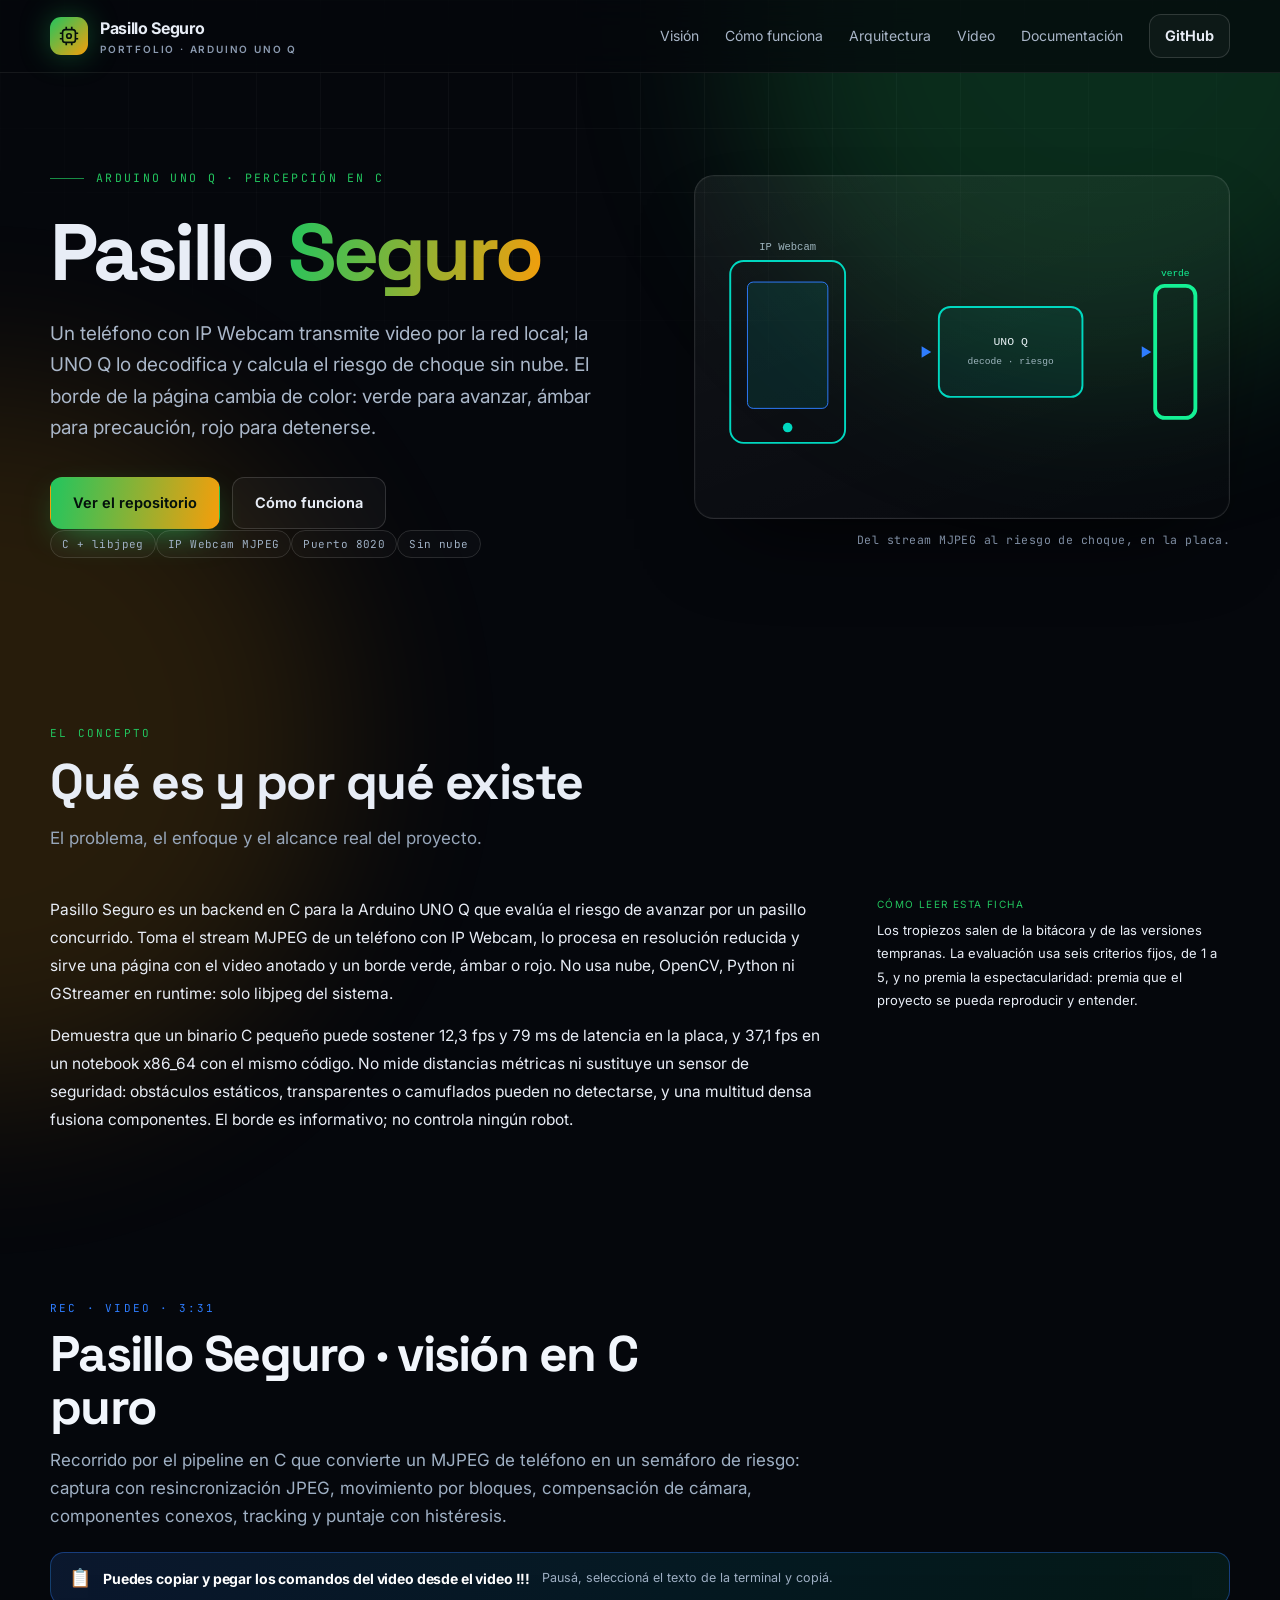
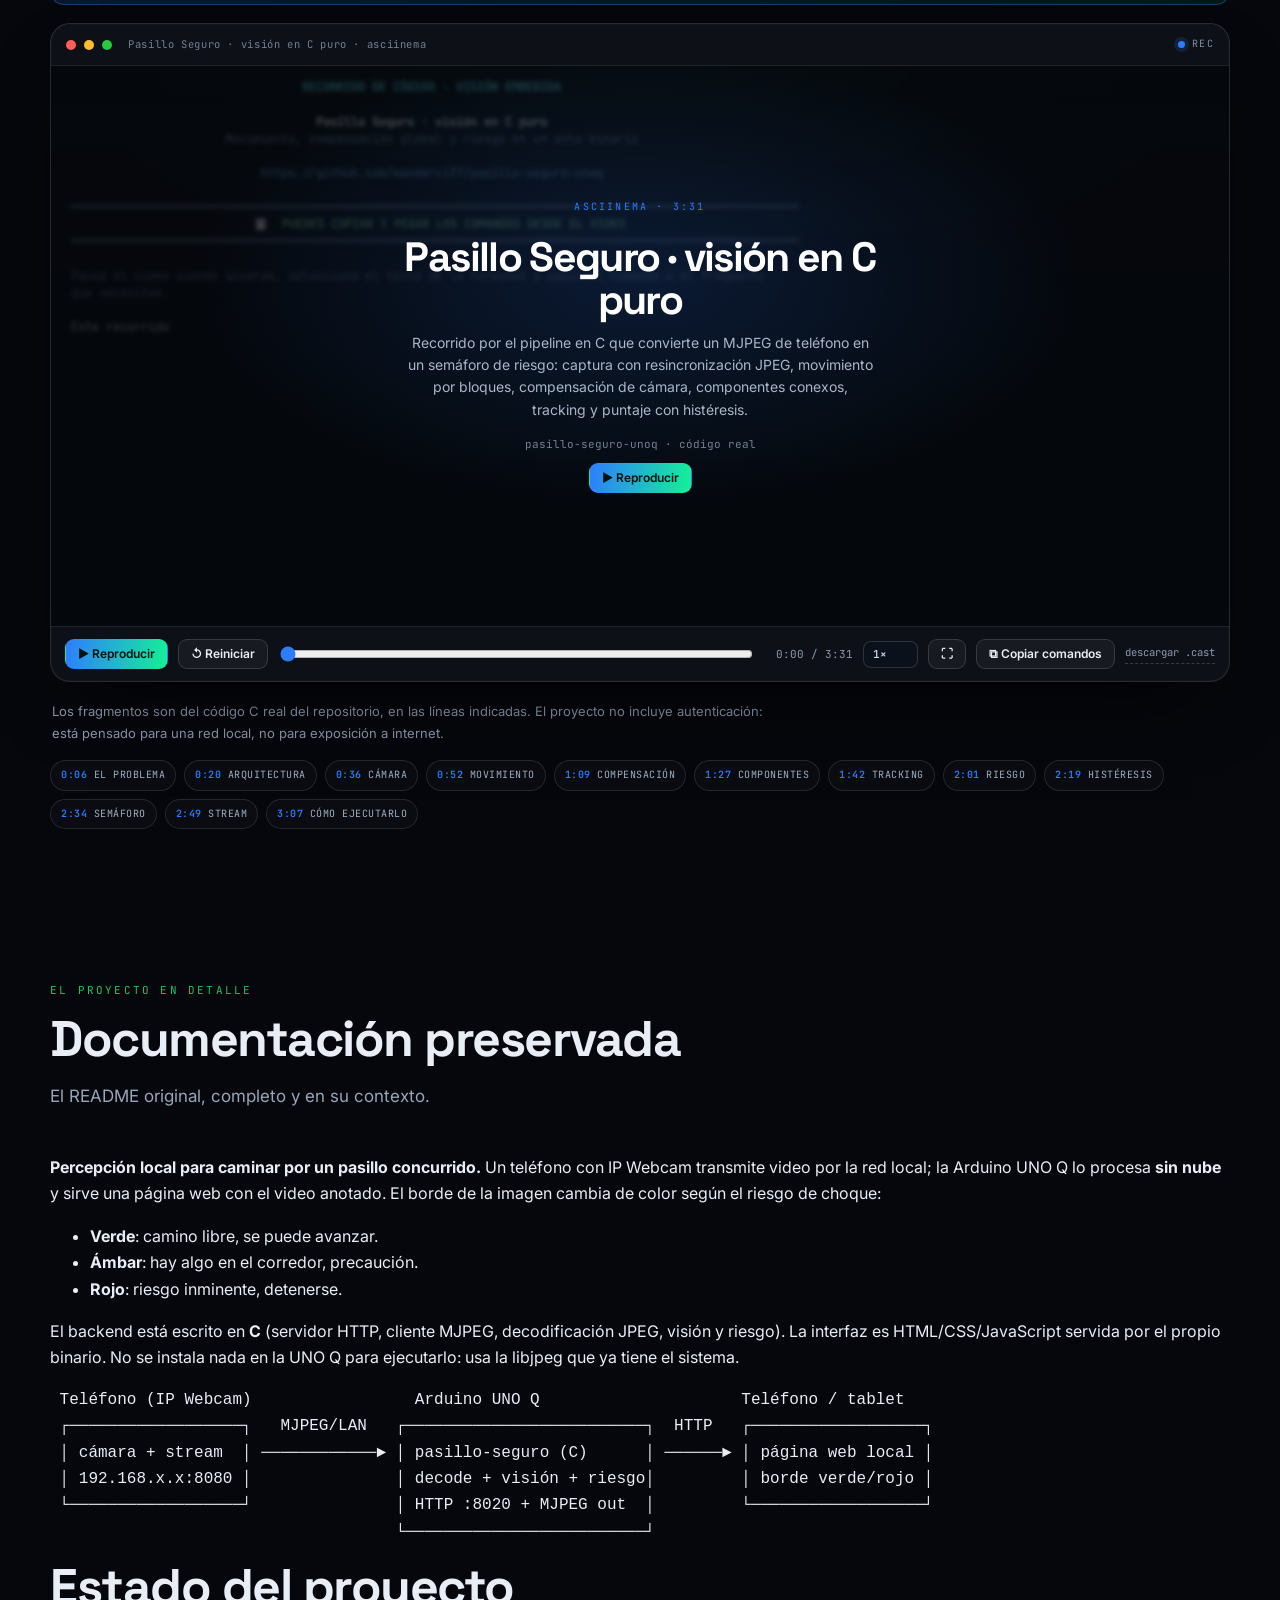
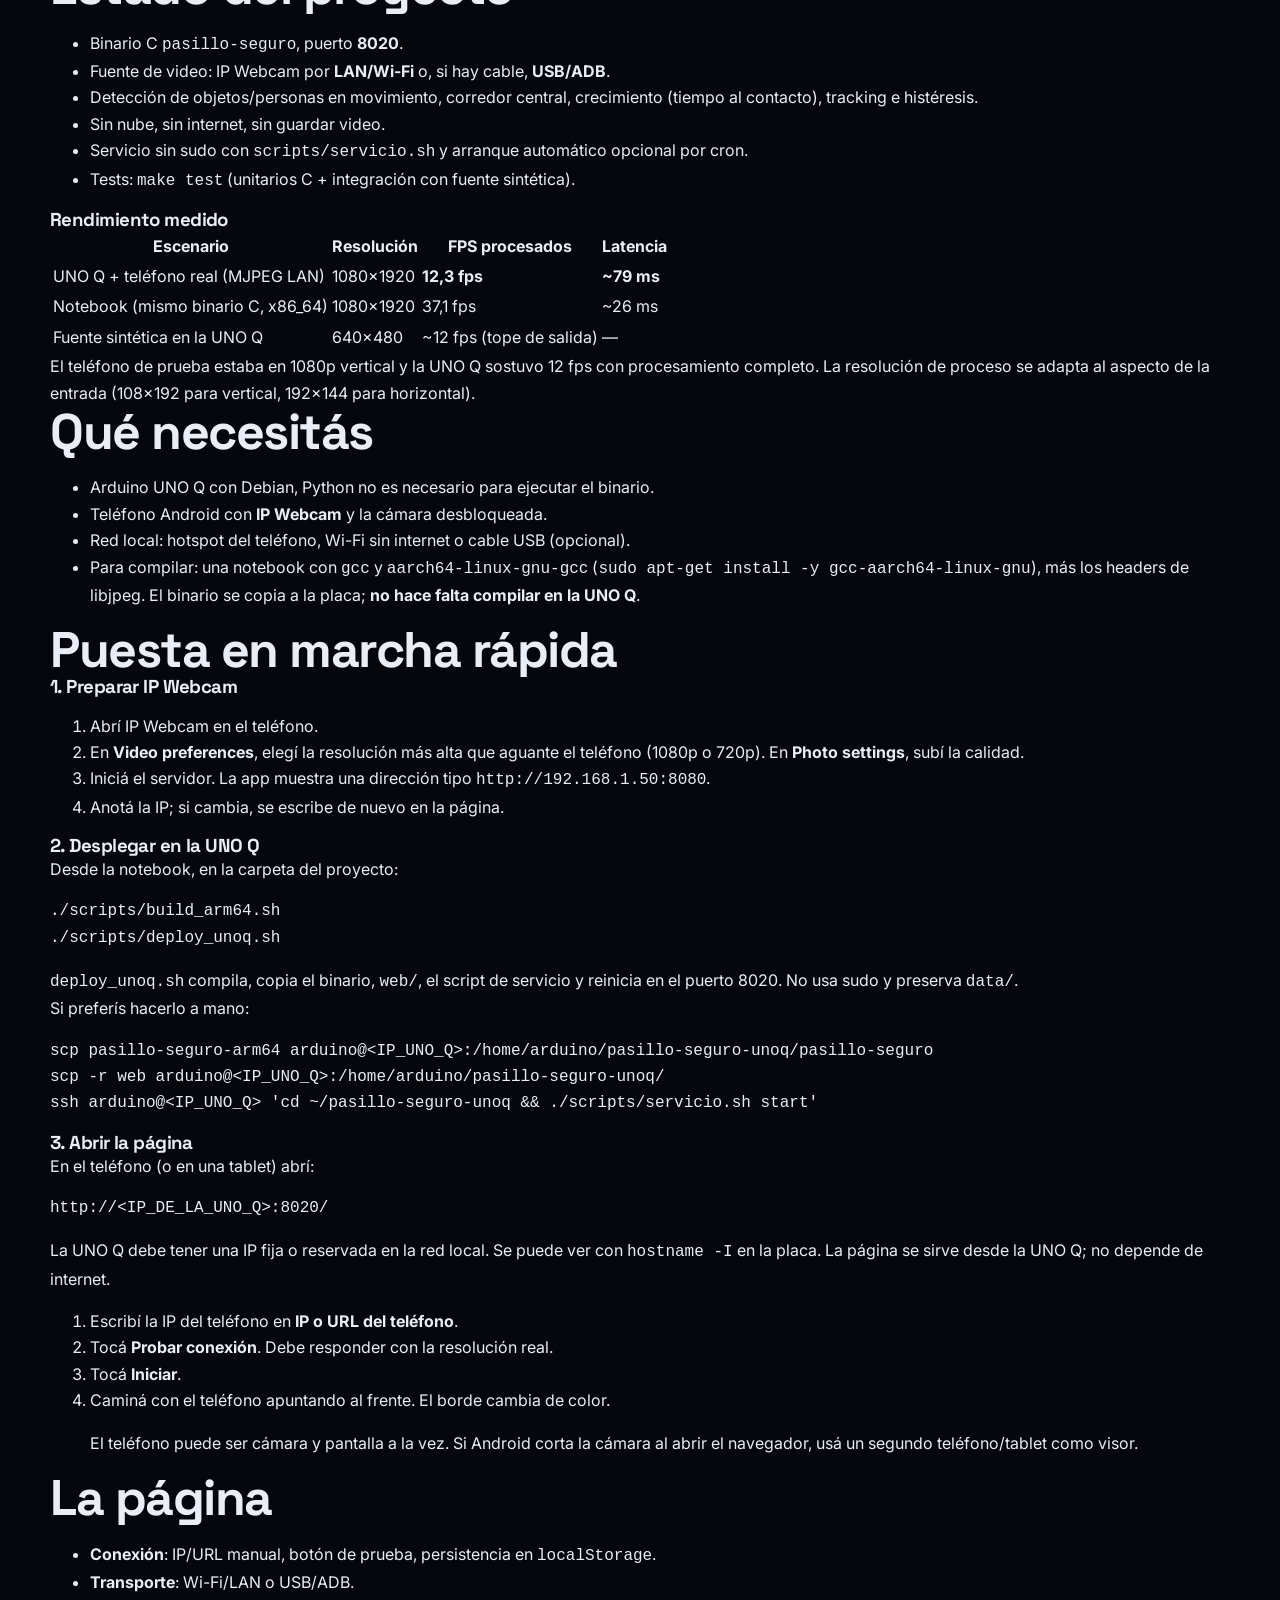
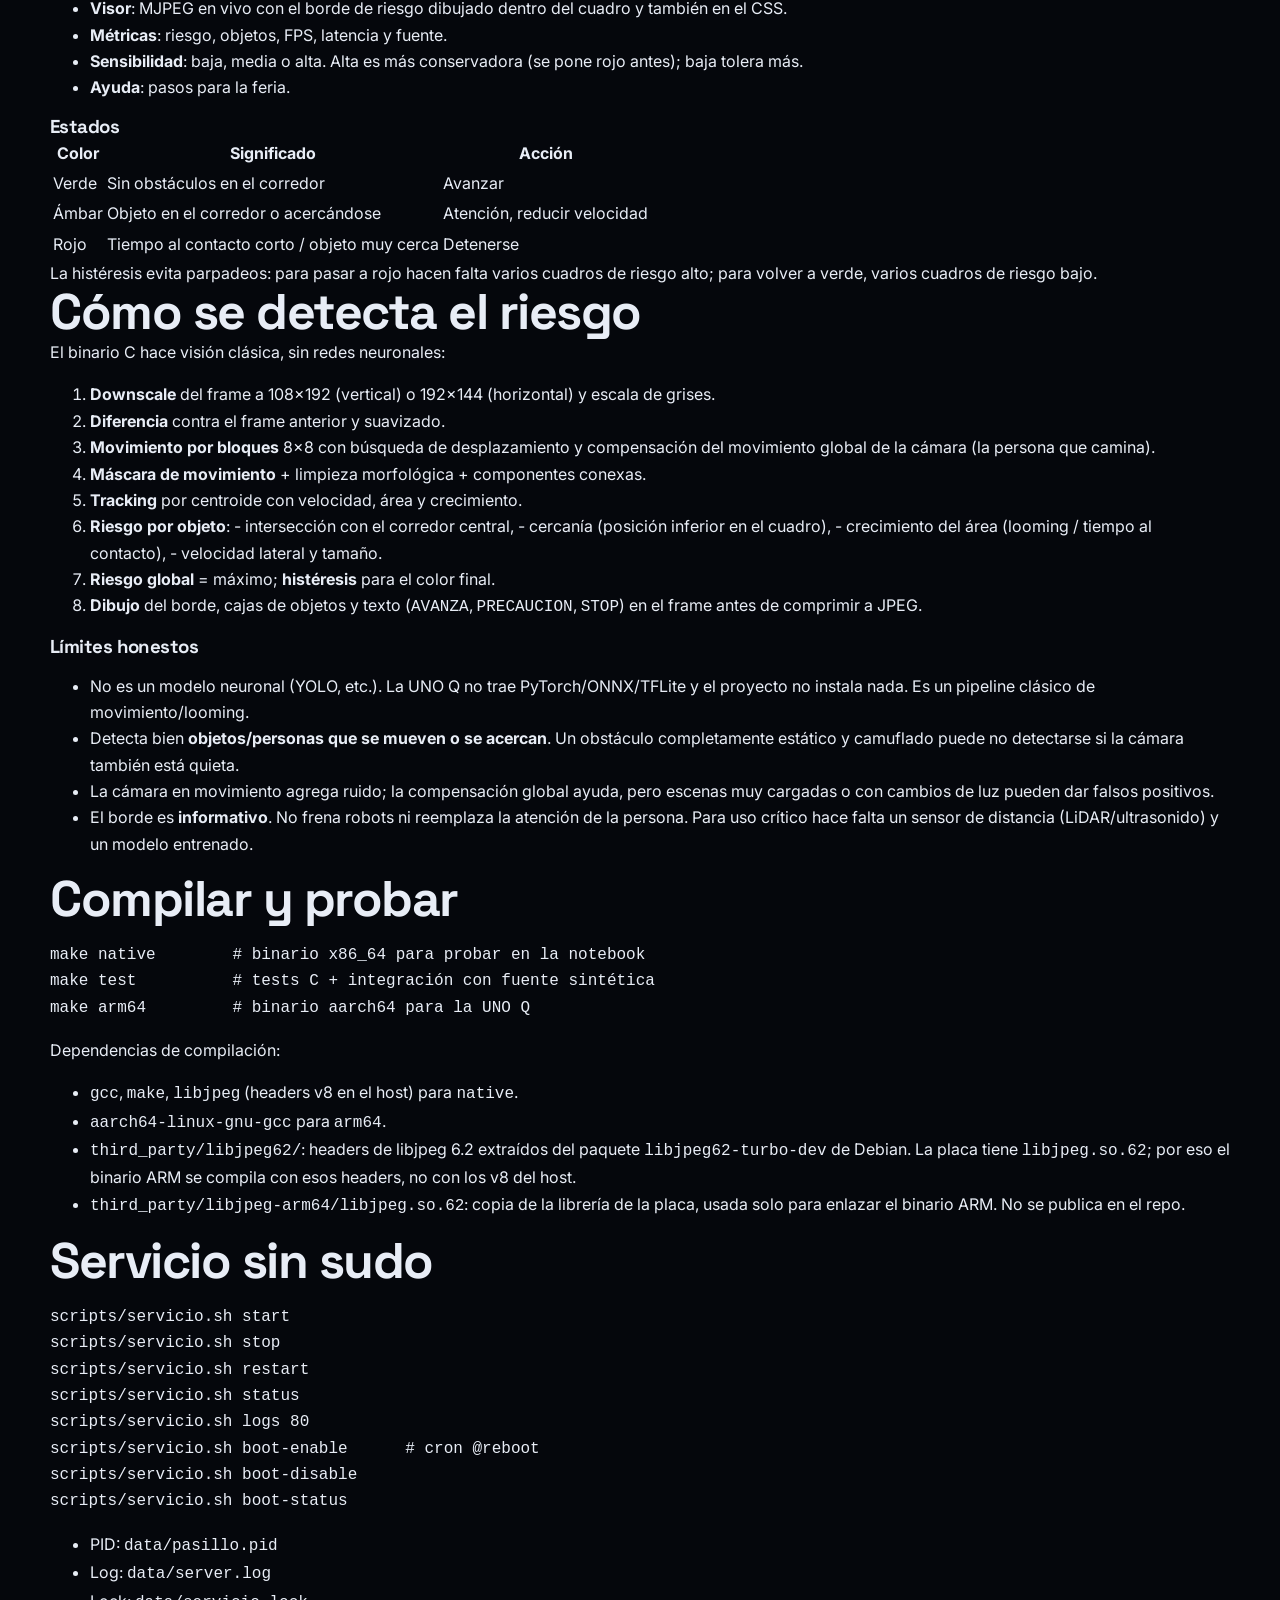
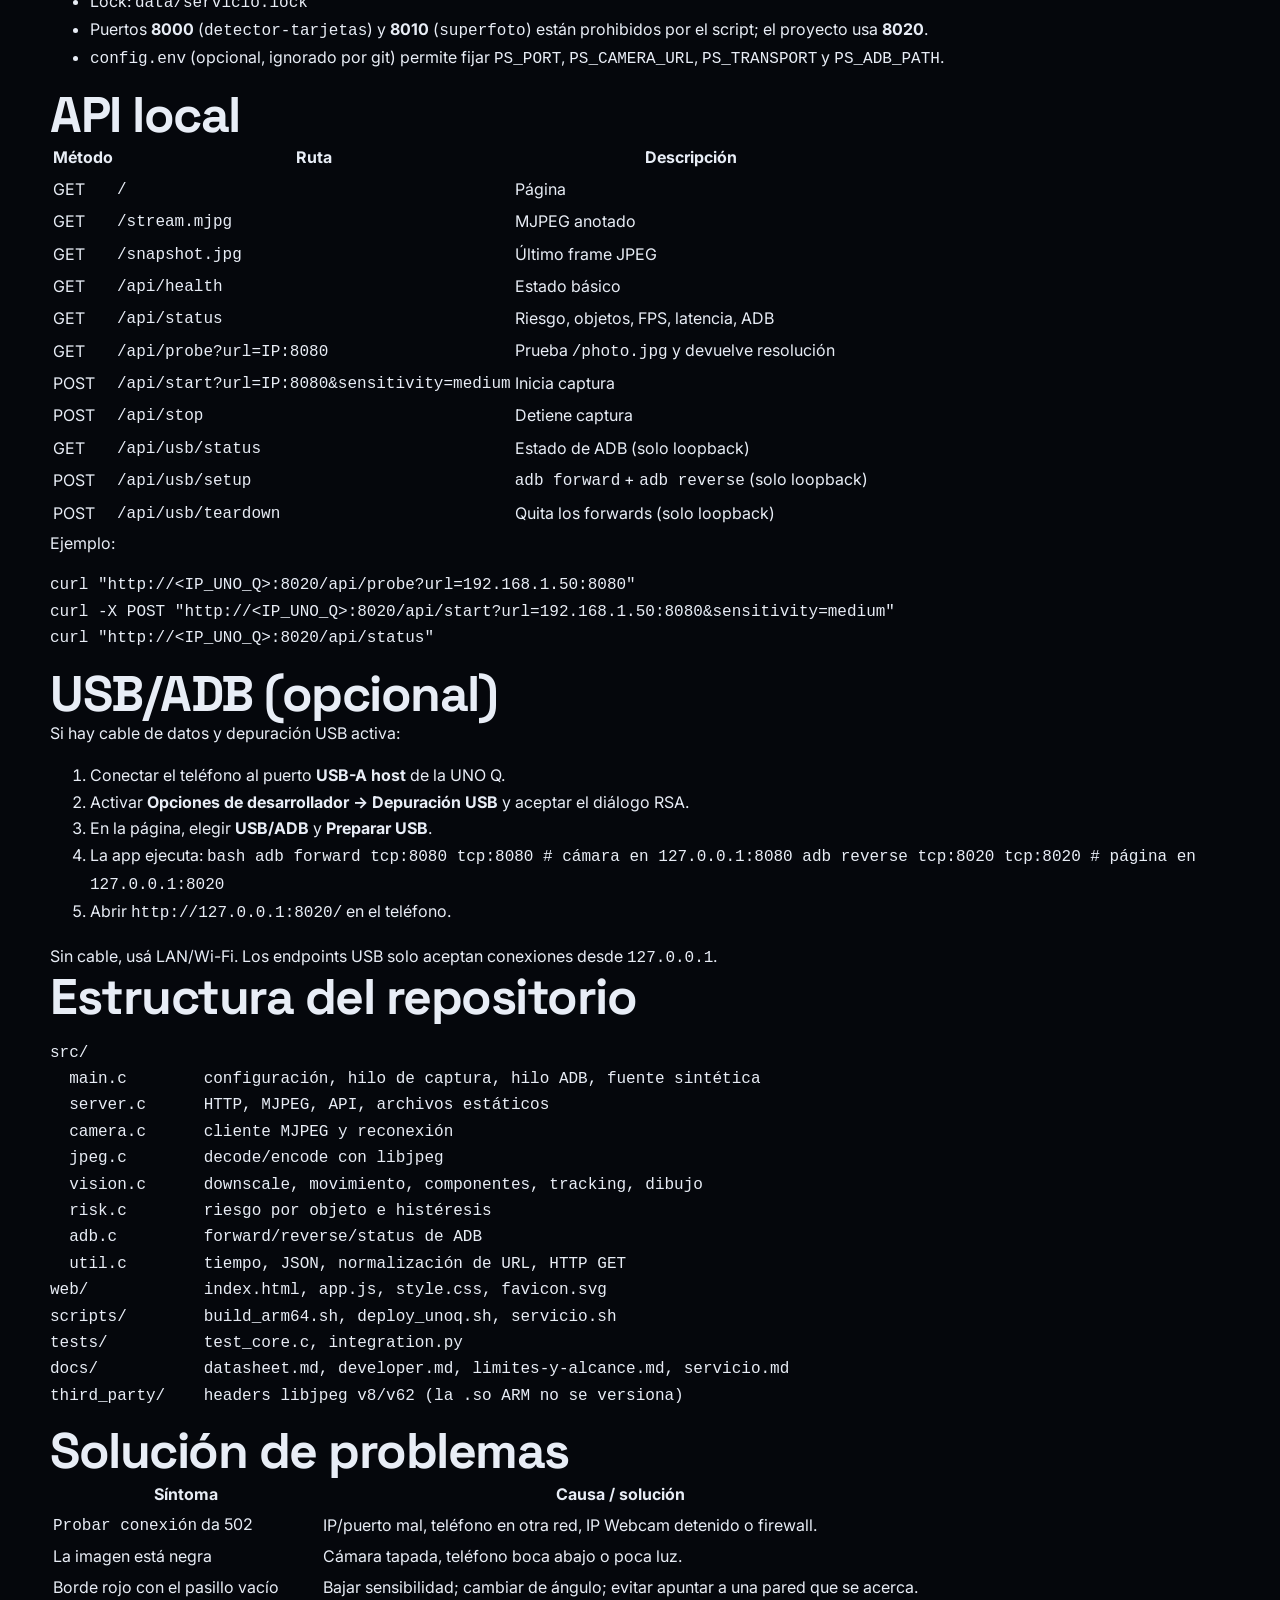
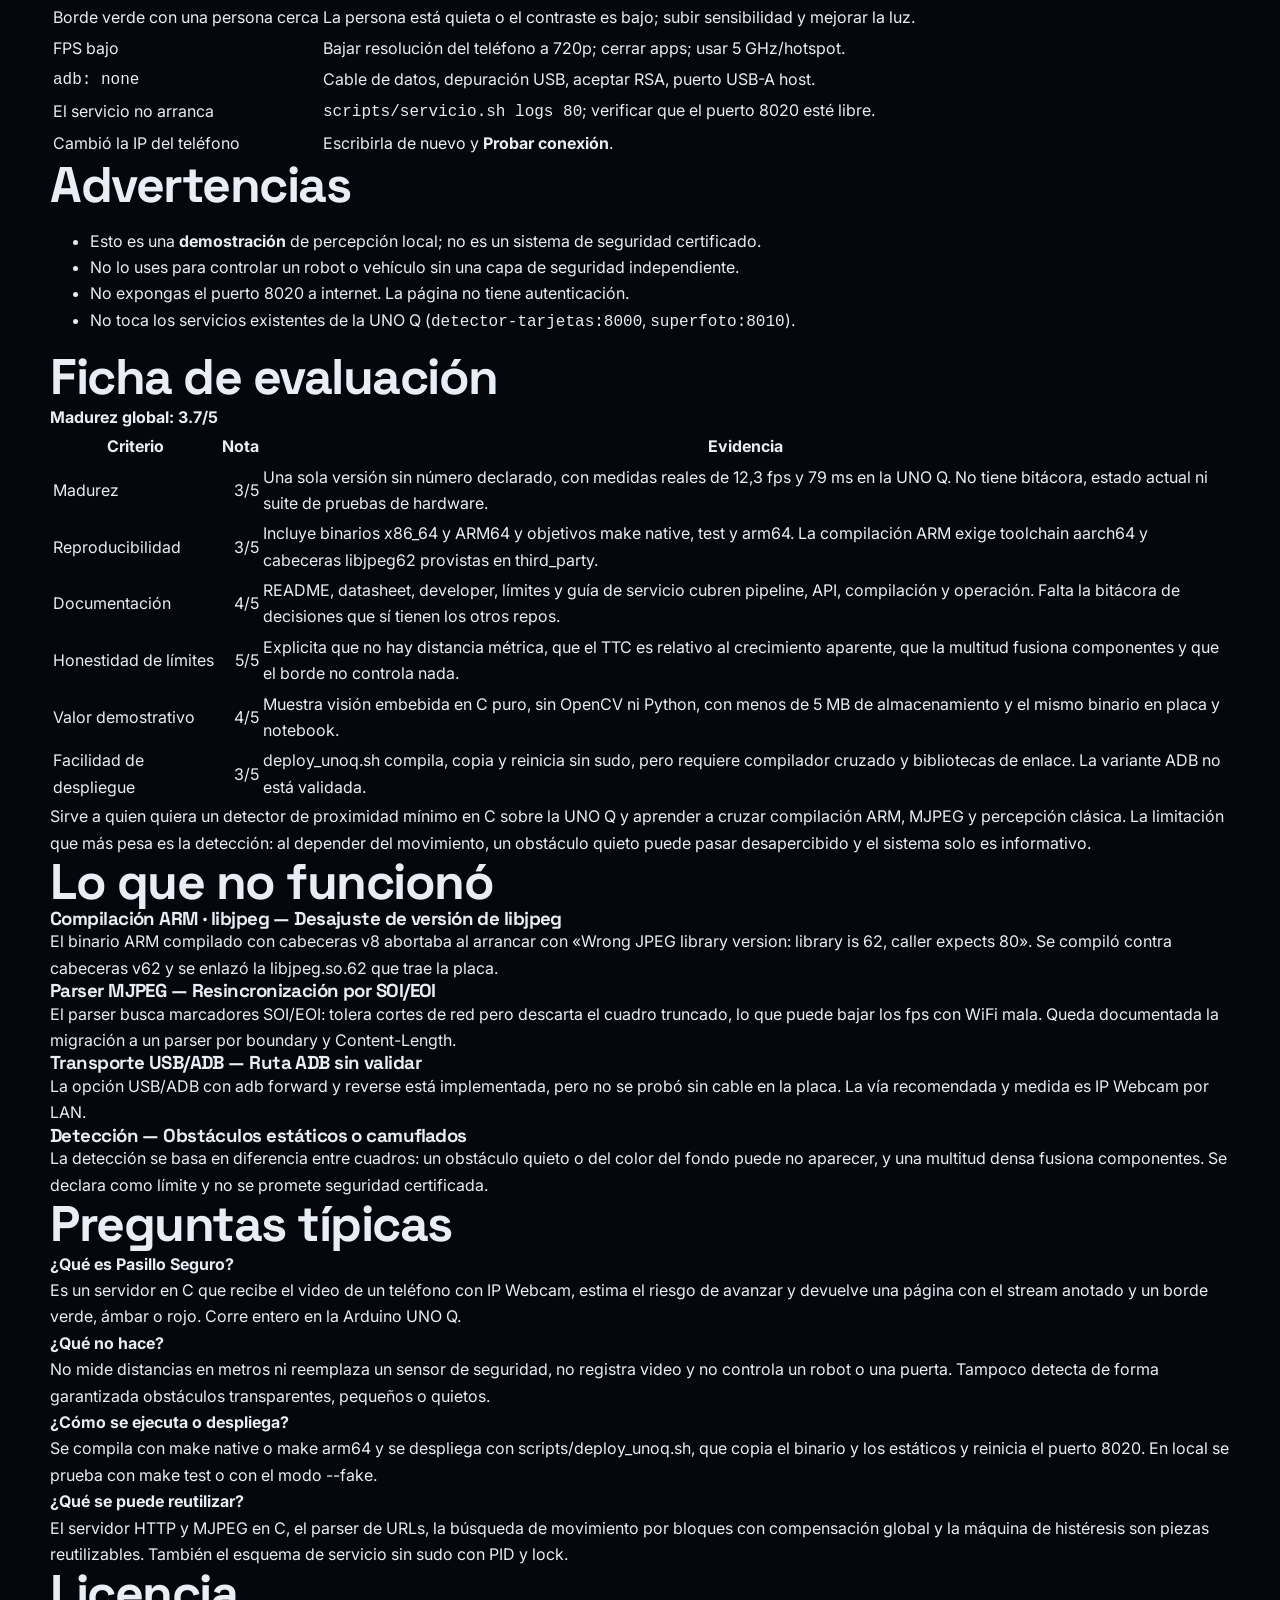
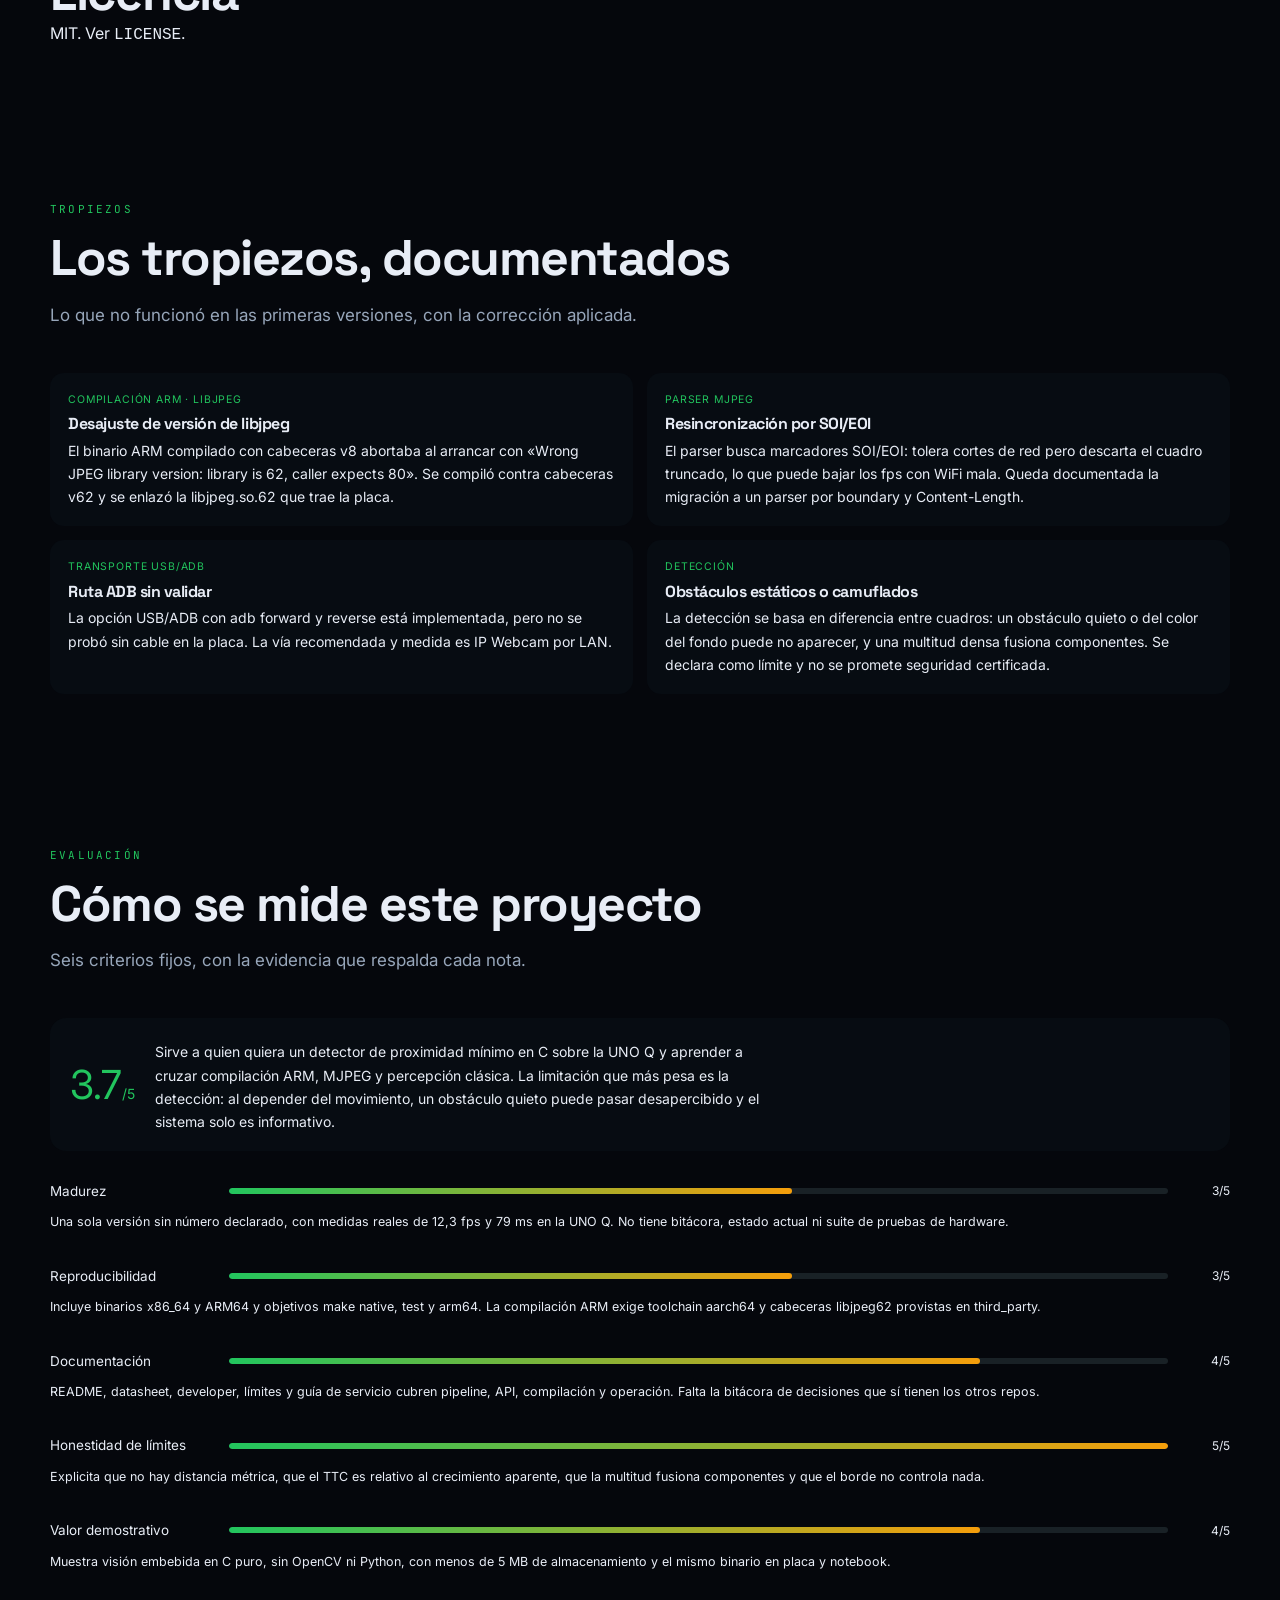
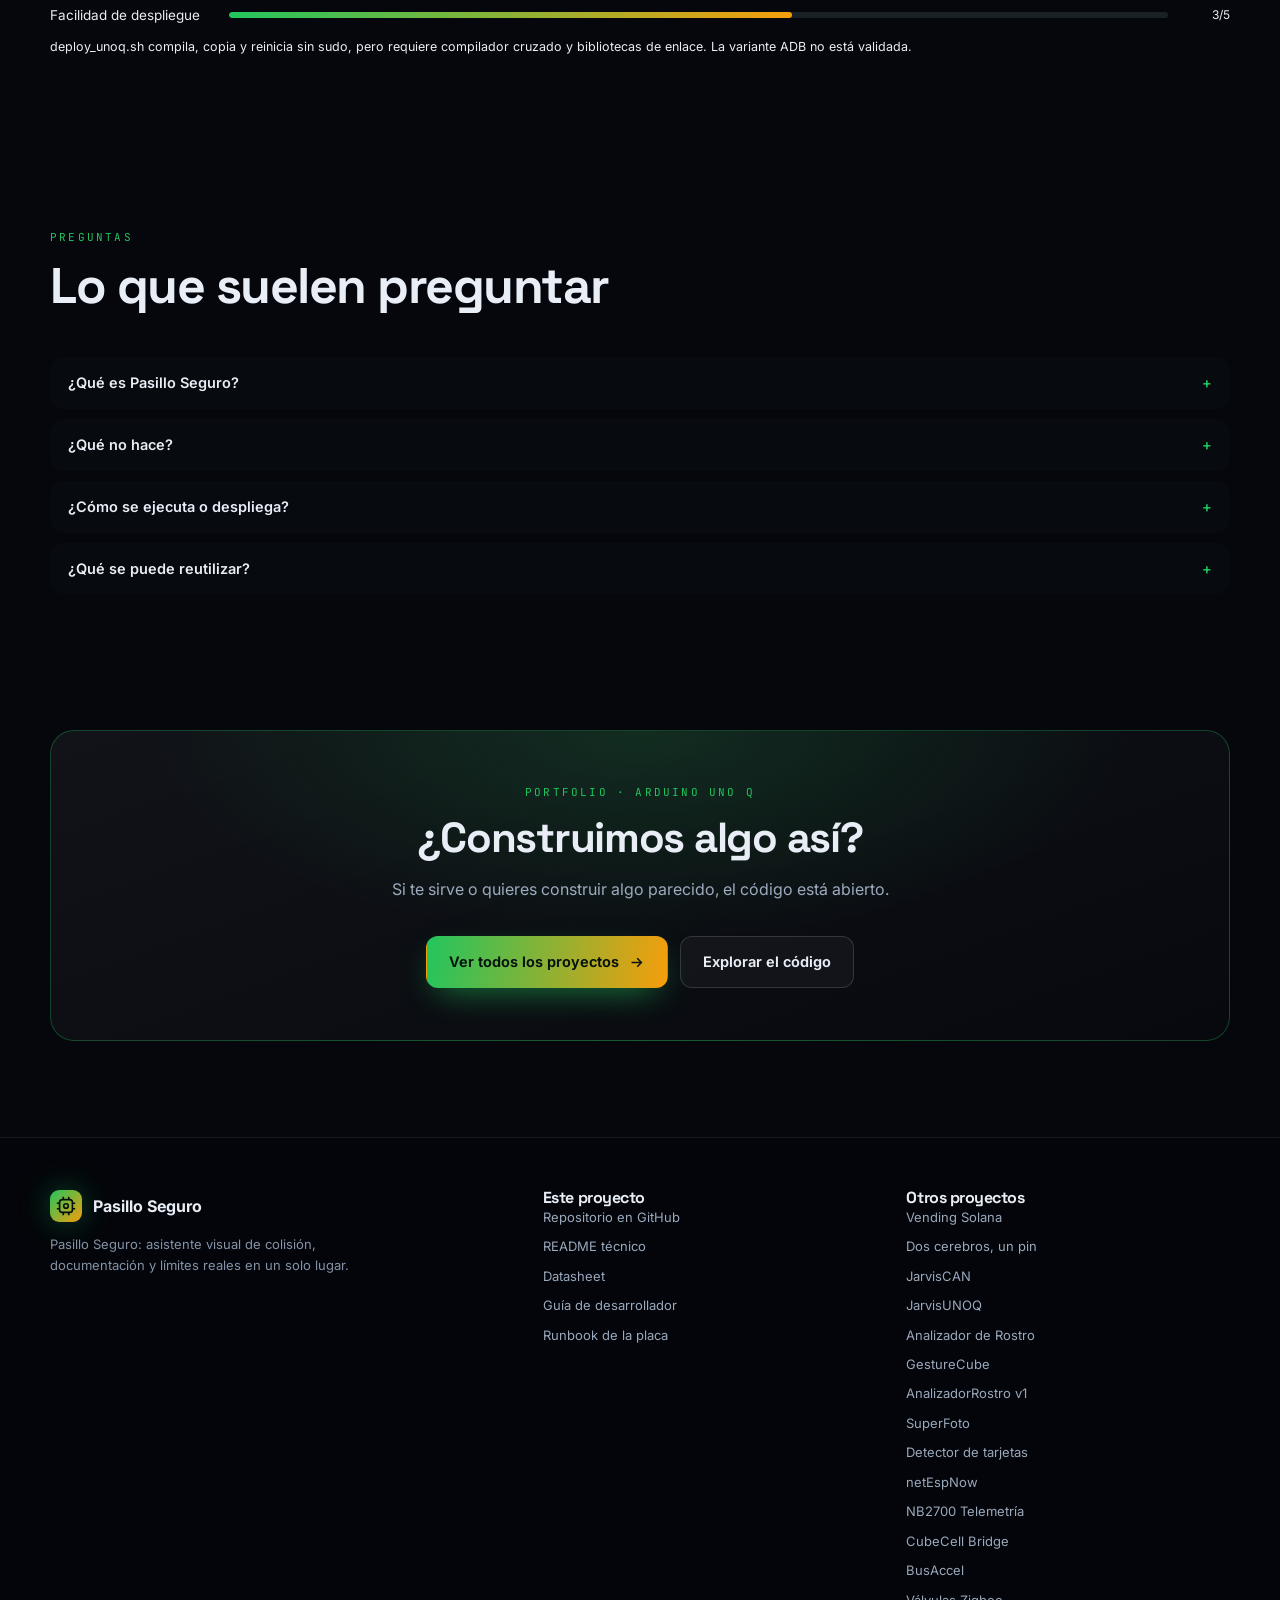
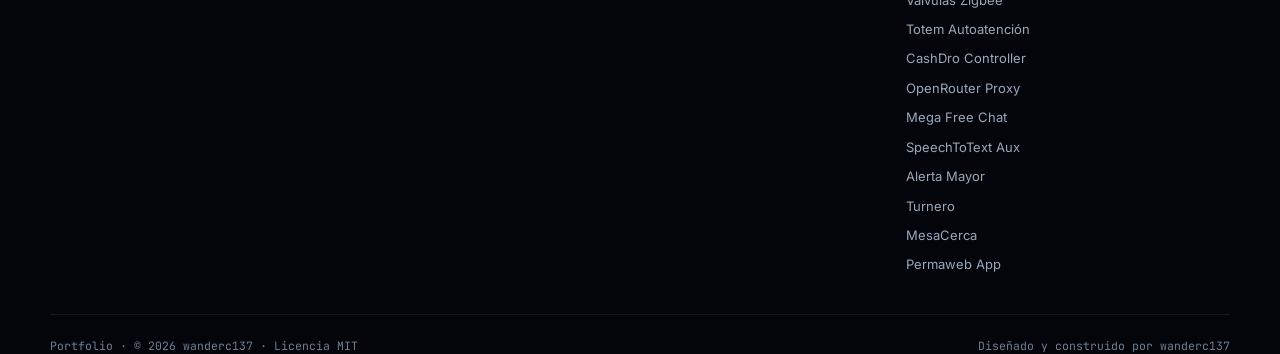
<file: docs/index.html>
<!DOCTYPE html>

<html lang="es">
<head>
<meta charset="utf-8"/>
<meta content="width=device-width, initial-scale=1" name="viewport"/>
<title>Pasillo Seguro — Arduino UNO Q</title>
<meta content="Un teléfono con IP Webcam transmite video por la red local; la UNO Q lo decodifica y calcula el riesgo de choque sin nube. El borde de la página cambia de color: verde para avanzar, ámbar para precaución, rojo para detenerse." name="description"/>
<meta content="wanderc137" name="author"/>
<meta content="website" property="og:type"/>
<meta content="Pasillo Seguro — Arduino UNO Q" property="og:title"/>
<meta content="Un teléfono con IP Webcam transmite video por la red local; la UNO Q lo decodifica y calcula el riesgo de choque sin nube. El borde de la página cambia de color: verde para avanzar, ámbar para precaución, rojo para detenerse." property="og:description"/>
<meta content="https://wanderc137.github.io/pasillo-seguro-unoq/" property="og:url"/>
<meta content="https://wanderc137.github.io/pasillo-seguro-unoq/assets/og.png" property="og:image"/>
<meta content="summary_large_image" name="twitter:card"/>
<meta content="Pasillo Seguro — Arduino UNO Q" name="twitter:title"/>
<meta content="Un teléfono con IP Webcam transmite video por la red local; la UNO Q lo decodifica y calcula el riesgo de choque sin nube. El borde de la página cambia de color: verde para avanzar, ámbar para precaución, rojo para detenerse." name="twitter:description"/>
<meta content="https://wanderc137.github.io/pasillo-seguro-unoq/assets/og.png" name="twitter:image"/>
<link href="data:image/svg+xml,&lt;svg xmlns='http://www.w3.org/2000/svg' viewBox='0 0 100 100'&gt;&lt;rect width='100' height='100' rx='22' fill='%2305070c'/&gt;&lt;rect x='22' y='22' width='56' height='56' rx='12' fill='none' stroke='%2322C55E' stroke-width='7'/&gt;&lt;circle cx='50' cy='50' r='9' fill='%2322C55E'/&gt;&lt;/svg&gt;" rel="icon"/>
<link href="https://fonts.googleapis.com" rel="preconnect"/>
<link crossorigin="" href="https://fonts.gstatic.com" rel="preconnect"/>
<link href="https://fonts.googleapis.com/css2?family=Inter:wght@400;500;600;700&amp;family=JetBrains+Mono:wght@400;500;600&amp;family=Space+Grotesk:wght@500;600;700&amp;display=swap" rel="stylesheet"/>
<style>
*,*::before,*::after{box-sizing:border-box}
html{scroll-behavior:smooth;scrollbar-width:none}
::-webkit-scrollbar{width:0;height:0}
::-webkit-scrollbar-track{background:#05070c}
::-webkit-scrollbar-thumb{background:#2a3448;border-radius:999px;border:2px solid #05070c}
::-webkit-scrollbar-thumb:hover{background:#3a4a66}
body{
  margin:0;background:#05070c;color:#e8edf6;
  font-family:'Inter',system-ui,-apple-system,'Segoe UI',sans-serif;
  font-size:16px;line-height:1.65;-webkit-font-smoothing:antialiased;
  overflow-x:hidden;
}
::selection{background:var(--accent);color:#04110c}
a{color:inherit;text-decoration:none}
img{max-width:100%;display:block}
h1,h2,h3,h4{font-family:'Space Grotesk','Inter',sans-serif;line-height:1.05;letter-spacing:-.03em;margin:0}
p{margin:0}
.mono{font-family:'JetBrains Mono',ui-monospace,SFMono-Regular,Menlo,monospace}
.wrap{width:min(1180px,calc(100% - 48px));margin:0 auto}
.grid-overlay{
  position:fixed;inset:0;z-index:0;pointer-events:none;
  background-image:linear-gradient(rgba(255,255,255,.035) 1px,transparent 1px),linear-gradient(90deg,rgba(255,255,255,.035) 1px,transparent 1px);
  background-size:64px 64px;
  mask-image:radial-gradient(ellipse 80% 60% at 50% 0%,#000 30%,transparent 78%);
  -webkit-mask-image:radial-gradient(ellipse 80% 60% at 50% 0%,#000 30%,transparent 78%);
}
.glow{
  position:fixed;z-index:0;pointer-events:none;filter:blur(90px);opacity:.20;
  width:720px;height:720px;border-radius:50%;
}
.glow.one{top:-340px;right:-180px;background:var(--accent)}
.glow.two{top:380px;left:-380px;background:var(--accent2);opacity:.14}
.nav{
  position:sticky;top:0;z-index:50;
  backdrop-filter:blur(18px);-webkit-backdrop-filter:blur(18px);
  background:rgba(5,7,12,.72);border-bottom:1px solid rgba(255,255,255,.07);
}
.nav-inner{display:flex;align-items:center;justify-content:space-between;height:72px}
.brand{display:flex;align-items:center;gap:12px;font-weight:700;letter-spacing:-.02em}
.brand-mark{
  width:38px;height:38px;border-radius:11px;display:grid;place-items:center;
  background:linear-gradient(135deg,var(--accent),var(--accent2));color:#05100c;
  box-shadow:0 0 30px color-mix(in srgb,var(--accent) 35%,transparent);
}
.brand-mark svg{width:22px;height:22px;stroke:#05100c;fill:none;stroke-width:1.8}
.brand small{display:block;font-size:10px;letter-spacing:.18em;color:#8b9ab0;font-weight:600;text-transform:uppercase}
.nav-links{display:flex;align-items:center;gap:26px;font-size:14px;color:#a9b6c8}
.nav-links a:hover{color:#fff}
.btn{
  display:inline-flex;align-items:center;justify-content:center;gap:9px;
  padding:13px 22px;border-radius:12px;font-weight:650;font-size:14.5px;
  border:1px solid transparent;transition:transform .2s ease,box-shadow .2s ease,background .2s ease;
  white-space:nowrap;
}
.btn:hover{transform:translateY(-2px)}
.btn-primary{
  background:linear-gradient(100deg,var(--accent),var(--accent2));color:#04110c;
  box-shadow:0 12px 34px -12px color-mix(in srgb,var(--accent) 70%,transparent);
}
.btn-primary:hover{box-shadow:0 18px 44px -12px color-mix(in srgb,var(--accent) 80%,transparent)}
.btn-ghost{background:rgba(255,255,255,.035);border-color:rgba(255,255,255,.14);color:#e8edf6}
.btn-ghost:hover{background:rgba(255,255,255,.07)}
.btn svg{width:17px;height:17px;stroke:currentColor;fill:none;stroke-width:2}
.hero{position:relative;z-index:1;padding:96px 0 72px}
.hero-grid{display:grid;grid-template-columns:1.04fr .96fr;gap:64px;align-items:center}
.eyebrow{
  font-family:'JetBrains Mono',monospace;font-size:11.5px;letter-spacing:.2em;
  text-transform:uppercase;color:var(--accent);display:flex;align-items:center;gap:12px;margin-bottom:22px;
}
.eyebrow::before{content:"";width:34px;height:1px;background:var(--accent);opacity:.7}
h1{font-size:clamp(42px,6.4vw,80px);font-weight:700;letter-spacing:-.045em}
.grad{background:linear-gradient(100deg,var(--accent),var(--accent2));-webkit-background-clip:text;background-clip:text;color:transparent}
.lead{font-size:clamp(17px,1.5vw,19px);color:#aab7c9;margin-top:24px;max-width:60ch}
.hero-actions{display:flex;flex-wrap:wrap;gap:12px;margin-top:34px}
.hero-badges{display:flex;flex-wrap:wrap;gap:8px;margin-top:28px}
.badge{
  font-family:'JetBrains Mono',monospace;font-size:11px;letter-spacing:.04em;
  padding:6px 11px;border-radius:999px;border:1px solid rgba(255,255,255,.12);
  color:#9fb0c4;background:rgba(255,255,255,.025);
}
.hero-visual{position:relative}
.visual-frame{
  border:1px solid rgba(255,255,255,.11);border-radius:20px;overflow:hidden;
  background:linear-gradient(160deg,rgba(255,255,255,.055),rgba(255,255,255,.012));
  box-shadow:0 40px 90px -40px rgba(0,0,0,.9),0 0 0 1px rgba(255,255,255,.02) inset;
  padding:14px;
}
.visual-frame img{border-radius:12px;width:100%}
.visual-caption{font-size:11.5px;color:#7f8ea3;margin-top:12px;text-align:right;font-family:'JetBrains Mono',monospace;letter-spacing:.04em}
.float-chip{
  position:absolute;left:-22px;bottom:34px;display:flex;align-items:center;gap:10px;
  background:rgba(9,13,21,.92);border:1px solid rgba(255,255,255,.14);border-radius:13px;
  padding:11px 15px;font-size:12.5px;color:#c7d3e2;backdrop-filter:blur(10px);
  box-shadow:0 20px 50px -20px #000;
}
.float-chip b{color:var(--accent);font-family:'Space Grotesk',sans-serif;font-size:16px}
.live-dot{width:8px;height:8px;border-radius:50%;background:var(--accent);box-shadow:0 0 0 4px color-mix(in srgb,var(--accent) 18%,transparent);animation:pulse 2.4s infinite}
@keyframes pulse{0%,100%{opacity:1}50%{opacity:.35}}
.stats{position:relative;z-index:1;border-top:1px solid rgba(255,255,255,.07);border-bottom:1px solid rgba(255,255,255,.07);background:rgba(255,255,255,.018)}
.stats-grid{display:grid;grid-template-columns:repeat(4,1fr);gap:0}
.stat{padding:34px 26px;border-left:1px solid rgba(255,255,255,.06)}
.stat:first-child{border-left:0;padding-left:0}
.stat-value{font-family:'Space Grotesk',sans-serif;font-size:clamp(28px,3.4vw,42px);font-weight:700;letter-spacing:-.04em;background:linear-gradient(100deg,#fff,#a9b8cc);-webkit-background-clip:text;background-clip:text;color:transparent}
.stat-label{font-size:12px;color:#7f8ea3;letter-spacing:.04em;margin-top:3px}
.section{position:relative;z-index:1;padding:96px 0}
.section.tight{padding-top:56px}
.section-head{max-width:780px;margin-bottom:44px}
.kicker{font-family:'JetBrains Mono',monospace;font-size:11px;letter-spacing:.2em;text-transform:uppercase;color:var(--accent);margin-bottom:14px}
h2{font-size:clamp(30px,4.1vw,50px);font-weight:700}
.section-sub{color:#97a6ba;font-size:17px;margin-top:16px;max-width:68ch}
.split{display:grid;grid-template-columns:1fr 1fr;gap:18px}
.card{
  border:1px solid rgba(255,255,255,.09);border-radius:18px;padding:28px;
  background:linear-gradient(160deg,rgba(255,255,255,.045),rgba(255,255,255,.012));
}
.card .icon{width:42px;height:42px;border-radius:12px;display:grid;place-items:center;background:color-mix(in srgb,var(--accent) 12%,transparent);border:1px solid color-mix(in srgb,var(--accent) 25%,transparent);margin-bottom:18px}
.card .icon svg{width:21px;height:21px;stroke:var(--accent);fill:none;stroke-width:1.8}
.card h3{font-size:20px;margin-bottom:9px}
.card p{color:#9dabbf;font-size:14.5px}
.timeline{position:relative;margin-top:10px}
.timeline::before{content:"";position:absolute;left:23px;top:12px;bottom:12px;width:1px;background:linear-gradient(var(--accent),rgba(255,255,255,.08))}
.step{display:grid;grid-template-columns:48px 1fr;gap:22px;padding:19px 0;align-items:start}
.step-num{
  width:47px;height:47px;border-radius:50%;display:grid;place-items:center;
  border:1px solid color-mix(in srgb,var(--accent) 45%,transparent);
  background:#080c14;color:var(--accent);font-family:'JetBrains Mono',monospace;font-size:13px;font-weight:700;
  position:relative;z-index:1;box-shadow:0 0 26px -6px color-mix(in srgb,var(--accent) 45%,transparent);
}
.step-body h3{font-size:18px;margin-bottom:5px}
.step-body p{color:#93a2b7;font-size:14.5px;max-width:78ch}
.figure{
  border:1px solid rgba(255,255,255,.1);border-radius:20px;padding:16px;
  background:linear-gradient(160deg,rgba(255,255,255,.04),rgba(255,255,255,.008));
}
.figure img{width:100%;border-radius:12px}
.figure figcaption{font-size:12px;color:#7f8ea3;margin-top:12px;font-family:'JetBrains Mono',monospace}
.arch-points{display:grid;grid-template-columns:repeat(3,1fr);gap:14px;margin-top:18px}
.arch-points .card{padding:20px}
.arch-points .card h4{font-size:14.5px;margin-bottom:5px}
.arch-points .card p{font-size:13px}
.features{display:grid;grid-template-columns:repeat(3,1fr);gap:14px}
.feature{border:1px solid rgba(255,255,255,.085);border-radius:16px;padding:23px;background:rgba(255,255,255,.022);transition:border-color .2s,background .2s,transform .2s}
.feature:hover{border-color:color-mix(in srgb,var(--accent) 38%,transparent);background:rgba(255,255,255,.038);transform:translateY(-3px)}
.feature .icon{width:37px;height:37px;border-radius:10px;display:grid;place-items:center;background:color-mix(in srgb,var(--accent) 10%,transparent);margin-bottom:15px}
.feature .icon svg{width:19px;height:19px;stroke:var(--accent);fill:none;stroke-width:1.8}
.feature h3{font-size:15.5px;margin-bottom:6px}
.feature p{font-size:13.2px;color:#94a3b8;line-height:1.55}
.stack-grid{display:grid;grid-template-columns:.9fr 1.1fr;gap:22px;align-items:start}
.chips{display:flex;flex-wrap:wrap;gap:8px;margin-top:18px}
.chip{font-family:'JetBrains Mono',monospace;font-size:11.5px;padding:7px 12px;border-radius:9px;border:1px solid rgba(255,255,255,.1);background:rgba(255,255,255,.03);color:#aab8ca}
.terminal{border:1px solid rgba(255,255,255,.13);border-radius:16px;overflow:hidden;background:#070a10;box-shadow:0 30px 70px -35px #000}
.terminal-bar{display:flex;align-items:center;gap:7px;padding:12px 15px;border-bottom:1px solid rgba(255,255,255,.08);background:rgba(255,255,255,.025)}
.terminal-bar i{width:10px;height:10px;border-radius:50%;background:#ff5f57;display:block}
.terminal-bar i:nth-child(2){background:#febc2e}
.terminal-bar i:nth-child(3){background:#28c840}
.terminal-bar span{margin-left:8px;font-family:'JetBrains Mono',monospace;font-size:10.5px;color:#718197;letter-spacing:.08em}
.terminal pre{margin:0;padding:20px;overflow:auto;font-family:'JetBrains Mono',monospace;font-size:12.2px;line-height:1.8;color:#c6d2e0}
.terminal .p{color:var(--accent)}
.terminal .c{color:#68788d}
.note{display:flex;gap:10px;align-items:flex-start;margin-top:14px;font-size:12.5px;color:#8d9cb0;line-height:1.55}
.note svg{width:16px;height:16px;stroke:var(--accent);fill:none;stroke-width:1.8;flex:0 0 auto;margin-top:2px}
.docs-grid{display:grid;grid-template-columns:repeat(3,1fr);gap:14px}
.doc-card{display:block;border:1px solid rgba(255,255,255,.09);border-radius:16px;padding:24px;background:rgba(255,255,255,.022);transition:border-color .2s,transform .2s,background .2s}
.doc-card:hover{border-color:color-mix(in srgb,var(--accent) 40%,transparent);transform:translateY(-3px);background:rgba(255,255,255,.04)}
.doc-card .tag{font-family:'JetBrains Mono',monospace;font-size:10px;letter-spacing:.15em;color:var(--accent);text-transform:uppercase}
.doc-card h3{font-size:17px;margin:10px 0 6px}
.doc-card p{font-size:13px;color:#93a2b7}
.doc-card .arrow{display:flex;align-items:center;gap:6px;margin-top:16px;font-size:12.5px;color:#c2cfdf}
.doc-card .arrow svg{width:15px;height:15px;stroke:currentColor;fill:none;stroke-width:2;transition:transform .2s}
.doc-card:hover .arrow svg{transform:translateX(4px)}
.gallery{display:grid;grid-template-columns:1fr 1fr;gap:16px}
.gallery .figure{margin:0}
.cta{position:relative;z-index:1;padding:40px 0 96px}
.cta-card{
  border-radius:24px;padding:52px;text-align:center;position:relative;overflow:hidden;
  border:1px solid color-mix(in srgb,var(--accent) 30%,transparent);
  background:
    radial-gradient(700px 300px at 50% 0%,color-mix(in srgb,var(--accent) 16%,transparent),transparent 70%),
    linear-gradient(160deg,rgba(255,255,255,.05),rgba(255,255,255,.012));
}
.cta-card h2{font-size:clamp(28px,3.7vw,42px)}
.cta-card p{color:#9dabbf;max-width:62ch;margin:16px auto 0}
.cta-card .hero-actions{justify-content:center}
footer{position:relative;z-index:1;border-top:1px solid rgba(255,255,255,.08);padding:52px 0 36px;background:rgba(4,6,10,.6)}
.foot-grid{display:grid;grid-template-columns:1.4fr 1fr 1fr;gap:40px}
.foot-brand{display:flex;align-items:center;gap:11px;font-weight:700;margin-bottom:12px}
.foot-brand .brand-mark{width:32px;height:32px;border-radius:9px}
.foot-p{font-size:13px;color:#8493a7;max-width:38ch}
.foot h4{font-family:'JetBrains Mono',monospace;font-size:10.5px;letter-spacing:.16em;text-transform:uppercase;color:#718197;margin-bottom:13px;font-weight:500}
.foot-links{display:flex;flex-direction:column;gap:8px;font-size:13px;color:#9aa9bc}
.foot-links a:hover{color:#fff}
.foot-bottom{display:flex;justify-content:space-between;gap:20px;flex-wrap:wrap;border-top:1px solid rgba(255,255,255,.07);margin-top:38px;padding-top:22px;font-size:11.5px;color:#6f7f93;font-family:'JetBrains Mono',monospace}
.reveal{opacity:1;transform:none;transition:opacity .7s ease,transform .7s ease}
.reveal.in{opacity:1;transform:none}
@media (prefers-reduced-motion:reduce){.reveal{opacity:1;transform:none;transition:none}.live-dot{animation:none}html{scroll-behavior:auto}}
@media (max-width:980px){
  .hero-grid,.split,.stack-grid,.gallery{grid-template-columns:1fr}
  .hero{padding-top:64px}
  .hero-visual{order:-1}
  .features{grid-template-columns:1fr 1fr}
  .arch-points{grid-template-columns:1fr}
  .stats-grid{grid-template-columns:1fr 1fr}
  .stat:nth-child(3){border-left:0;padding-left:0}
  .stat{border-top:1px solid rgba(255,255,255,.06)}
  .stat:nth-child(-n+2){border-top:0}
  .docs-grid{grid-template-columns:1fr}
  .foot-grid{grid-template-columns:1fr 1fr}
  .nav-links{display:none}
}
@media (max-width:620px){
  .wrap{width:calc(100% - 32px)}
  .features{grid-template-columns:1fr}
  .stats-grid{grid-template-columns:1fr 1fr}
  .stat{padding:24px 16px}
  .cta-card{padding:34px 22px}
  .float-chip{left:8px;bottom:16px}
  .foot-grid{grid-template-columns:1fr}
  .section{padding:72px 0}
}

.fail-grid{display:grid;grid-template-columns:repeat(2,minmax(0,1fr));gap:14px;margin-top:6px}
.fail{background:rgba(10,18,24,.55);border:1px solid var(--line);border-radius:14px;padding:18px}
.fail .v{font-family:var(--mono);font-size:10.5px;letter-spacing:.08em;text-transform:uppercase;color:var(--accent)}
.fail h3{font-size:16px;margin:8px 0 6px}
.fail p{font-size:14px;margin:0;color:var(--muted)}
.rating-head{display:flex;align-items:center;gap:20px;margin:6px 0 18px;padding:18px 20px;border:1px solid var(--line);border-radius:16px;background:rgba(10,18,24,.5)}
.rating-avg{font-family:var(--mono);font-size:40px;line-height:1;color:var(--accent)}
.rating-avg small{font-size:14px;color:var(--muted)}
.rating-head p{margin:4px 0 0;font-size:14px;color:var(--muted);max-width:70ch}
.rating{display:grid;gap:2px}
.rating-row{display:grid;grid-template-columns:165px minmax(90px,1fr) 48px;gap:14px;align-items:center;padding:11px 0;border-bottom:1px solid var(--line)}
.rating-row:last-child{border-bottom:0}
.rating-name{font-size:13.5px;color:var(--text)}
.rating-bar{height:6px;border-radius:99px;background:rgba(148,190,200,.14);overflow:hidden}
.rating-bar span{display:block;height:100%;border-radius:99px;background:linear-gradient(90deg,var(--accent),var(--accent2))}
.rating-score{font-family:var(--mono);font-size:12px;color:var(--muted);text-align:right}
.rating-note{grid-column:1/-1;font-size:12.5px;color:var(--muted);margin:-4px 0 8px}
.faq{display:grid;gap:10px;margin-top:4px}
.faq details{border:1px solid var(--line);border-radius:14px;padding:14px 18px;background:rgba(10,18,24,.4)}
.faq summary{cursor:pointer;font-weight:600;font-size:14.5px;list-style:none}
.faq summary::-webkit-details-marker{display:none}
.faq summary::after{content:"+";float:right;color:var(--accent);font-family:var(--mono)}
.faq details[open] summary::after{content:"−"}
.faq p{margin:10px 0 0;font-size:14px;color:var(--muted);line-height:1.7}
.concept-grid{display:grid;grid-template-columns:1.35fr .65fr;gap:26px;align-items:start}
.concept-grid p{font-size:15.5px;color:var(--muted);line-height:1.8;margin:0 0 14px}
.concept-side{border-left:1px solid var(--line);padding-left:22px}
.concept-side .k{font-family:var(--mono);font-size:10px;letter-spacing:.14em;text-transform:uppercase;color:var(--accent)}
.concept-side p{font-size:13px;margin:6px 0 16px}
@media(max-width:760px){.concept-grid,.fail-grid{grid-template-columns:1fr}.concept-side{border-left:0;padding-left:0}}

</style>
<link href="rec/player.css?v=1" rel="stylesheet"/>
</head>
<body style="--accent:#22C55E;--accent2:#F59E0B">
<div class="grid-overlay"></div>
<div class="glow one"></div>
<div class="glow two"></div>
<header class="nav">
<div class="wrap nav-inner">
<a class="brand" href="#top">
<span class="brand-mark"><svg viewbox="0 0 24 24"><rect height="14" rx="3" width="14" x="5" y="5"></rect><path d="M9 2v3M15 2v3M9 19v3M15 19v3M2 9h3M2 15h3M19 9h3M19 15h3"></path><circle cx="12" cy="12" r="2.5"></circle></svg></span>
<span>Pasillo Seguro<small>Portfolio · Arduino UNO Q</small></span>
</a>
<nav aria-label="Navegación" class="nav-links">
<a href="#problema">Visión</a>
<a href="#como">Cómo funciona</a>
<a href="#arquitectura">Arquitectura</a>
<a href="#video">Video</a>
<a href="#docs">Documentación</a>
<a class="btn btn-ghost" href="https://github.com/wanderc137/pasillo-seguro-unoq" rel="noopener" style="padding:9px 15px" target="_blank">GitHub</a>
</nav>
</div>
</header>
<main id="top">
<section class="hero"><div class="wrap hero-grid"><div class="hero-copy"><div class="eyebrow">Arduino UNO Q · Percepción en C</div><h1>Pasillo <span class="grad">Seguro</span></h1><p class="lead">Un teléfono con IP Webcam transmite video por la red local; la UNO Q lo decodifica y calcula el riesgo de choque sin nube. El borde de la página cambia de color: verde para avanzar, ámbar para precaución, rojo para detenerse.</p><div class="hero-actions"><a class="btn btn-primary" href="https://github.com/wanderc137/pasillo-seguro-unoq" rel="noopener" target="_blank">Ver el repositorio</a><a class="btn btn-ghost" href="#concepto">Cómo funciona</a></div><div class="badges"><span class="badge">C + libjpeg</span><span class="badge">IP Webcam MJPEG</span><span class="badge">Puerto 8020</span><span class="badge">Sin nube</span></div></div>
<div class="hero-visual"><div class="visual-frame" style="padding:18px">
<svg aria-label="Teléfono, UNO Q y alerta por color" role="img" style="width:100%;height:auto;display:block" viewbox="0 0 520 320">
<defs><lineargradient id="pg" x1="0" x2="1" y1="0" y2="1">
<stop offset="0" stop-color="#00D8C0"></stop><stop offset="1" stop-color="#2E7DFF"></stop>
</lineargradient></defs>
<rect fill="none" height="190" rx="14" stroke="#00D8C0" stroke-width="2" width="120" x="18" y="70"></rect>
<rect fill="rgba(0,216,192,.10)" height="132" rx="6" stroke="#2E7DFF" width="84" x="36" y="92"></rect>
<circle cx="78" cy="244" fill="#00D8C0" r="5"></circle>
<text fill="#9db4bd" font-family="monospace" font-size="11" text-anchor="middle" x="78" y="58">IP Webcam</text>
<path d="M150 165h74" stroke="url(#pg)" stroke-dasharray="6 4" stroke-width="2"></path>
<path d="M218 159l10 6-10 6" fill="#2E7DFF"></path>
<rect fill="rgba(0,216,192,.08)" height="94" rx="12" stroke="#00D8C0" stroke-width="2" width="150" x="236" y="118"></rect>
<text fill="#e6f0f3" font-family="monospace" font-size="12" text-anchor="middle" x="311" y="158">UNO Q</text>
<text fill="#9db4bd" font-family="monospace" font-size="10" text-anchor="middle" x="311" y="178">decode · riesgo</text>
<path d="M398 165h56" stroke="url(#pg)" stroke-dasharray="6 4" stroke-width="2"></path>
<path d="M448 159l10 6-10 6" fill="#2E7DFF"></path>
<rect fill="none" height="138" rx="10" stroke="#14F195" stroke-width="4" width="42" x="462" y="96"></rect>
<text fill="#14F195" font-family="monospace" font-size="10" text-anchor="middle" x="483" y="86">verde</text>
</svg></div>
<div class="visual-caption">Del stream MJPEG al riesgo de choque, en la placa.</div></div>
</div></section>








<div class="rich-block"><section class="section" id="concepto"><div class="wrap"><div class="section-head"><div class="kicker">El concepto</div><h2>Qué es y por qué existe</h2><p class="section-sub">El problema, el enfoque y el alcance real del proyecto.</p></div><div class="concept-grid"><div><p>Pasillo Seguro es un backend en C para la Arduino UNO Q que evalúa el riesgo de avanzar por un pasillo concurrido. Toma el stream MJPEG de un teléfono con IP Webcam, lo procesa en resolución reducida y sirve una página con el video anotado y un borde verde, ámbar o rojo. No usa nube, OpenCV, Python ni GStreamer en runtime: solo libjpeg del sistema.</p><p>Demuestra que un binario C pequeño puede sostener 12,3 fps y 79 ms de latencia en la placa, y 37,1 fps en un notebook x86_64 con el mismo código. No mide distancias métricas ni sustituye un sensor de seguridad: obstáculos estáticos, transparentes o camuflados pueden no detectarse, y una multitud densa fusiona componentes. El borde es informativo; no controla ningún robot.</p></div><div class="concept-side"><div class="k">Cómo leer esta ficha</div><p>Los tropiezos salen de la bitácora y de las versiones tempranas. La evaluación usa seis criterios fijos, de 1 a 5, y no premia la espectacularidad: premia que el proyecto se pueda reproducir y entender.</p></div></div></div></section>
<section class="section tight rec-section" id="video" style="--accent:#2E7DFF;--accent2:#14F195">
<div class="wrap">
<div class="rec-kicker">REC · VIDEO · 3:31</div>
<h2 class="rec-h2">Pasillo Seguro · visión en C puro</h2>
<p class="rec-lead">Recorrido por el pipeline en C que convierte un MJPEG de teléfono en un semáforo de riesgo: captura con resincronización JPEG, movimiento por bloques, compensación de cámara, componentes conexos, tracking y puntaje con histéresis.</p>
<div class="rec-banner">
<span class="rec-banner-icon">📋</span>
<strong>Puedes copiar y pegar los comandos del video desde el video !!!</strong>
<span>Pausá, seleccioná el texto de la terminal y copiá.</span>
</div>
<div class="rec-shell">
<div class="rec-bar"><i></i><i></i><i></i><span class="rec-title">Pasillo Seguro · visión en C puro · asciinema</span><span class="rec-rec"><b></b>REC</span></div>
<div class="rec-screen-wrap">
<div class="rec-screen" id="rec-screen"></div>
<div class="rec-poster" id="rec-poster">
<div class="rec-kicker">ASCIINEMA · 3:31</div>
<h3>Pasillo Seguro · visión en C puro</h3>
<p>Recorrido por el pipeline en C que convierte un MJPEG de teléfono en un semáforo de riesgo: captura con resincronización JPEG, movimiento por bloques, compensación de cámara, componentes conexos, tracking y puntaje con histéresis.</p>
<div class="rec-poster-meta">pasillo-seguro-unoq · código real</div>
<button class="rec-btn rec-primary" id="rec-start" type="button">▶ Reproducir</button>
</div>
</div>
<div class="rec-controls">
<button class="rec-btn rec-primary" id="rec-play" type="button">▶ Reproducir</button>
<button class="rec-btn" id="rec-restart" type="button">↺ Reiniciar</button>
<input class="rec-progress" id="rec-range" type="range" min="0" max="1000" value="0" aria-label="Progreso"/>
<span class="rec-time" id="rec-time">0:00 / 3:31</span>
<select class="rec-speed" id="rec-speed" aria-label="Velocidad"><option value="1">1×</option><option value="1.25">1.25×</option><option value="1.5">1.5×</option><option value="2">2×</option></select>
<button class="rec-btn" id="rec-full" type="button" title="Pantalla completa">⛶</button>
<button class="rec-btn" id="rec-copy" type="button">⧉ Copiar comandos</button>
<a class="rec-download" href="rec/pasillo-seguro-unoq.cast" download>descargar .cast</a>
</div>
</div>
<p class="rec-note">Los fragmentos son del código C real del repositorio, en las líneas indicadas. El proyecto no incluye autenticación: está pensado para una red local, no para exposición a internet.</p>
<div class="rec-chapters"><span class="rec-chip"><b>0:06</b> EL PROBLEMA</span><span class="rec-chip"><b>0:20</b> ARQUITECTURA</span><span class="rec-chip"><b>0:36</b> CÁMARA</span><span class="rec-chip"><b>0:52</b> MOVIMIENTO</span><span class="rec-chip"><b>1:09</b> COMPENSACIÓN</span><span class="rec-chip"><b>1:27</b> COMPONENTES</span><span class="rec-chip"><b>1:42</b> TRACKING</span><span class="rec-chip"><b>2:01</b> RIESGO</span><span class="rec-chip"><b>2:19</b> HISTÉRESIS</span><span class="rec-chip"><b>2:34</b> SEMÁFORO</span><span class="rec-chip"><b>2:49</b> STREAM</span><span class="rec-chip"><b>3:07</b> CÓMO EJECUTARLO</span></div>
</div>
</section>

<section class="section tight"><div class="wrap"><div class="section-head"><div class="kicker">El proyecto en detalle</div><h2>Documentación preservada</h2><p class="section-sub">El README original, completo y en su contexto.</p></div><div class="detail rich">
<p><strong>Percepción local para caminar por un pasillo concurrido.</strong> Un teléfono con
<a href="https://play.google.com/store/apps/details?id=com.pas.webcam">IP Webcam</a> transmite
video por la red local; la Arduino UNO Q lo procesa <strong>sin nube</strong> y sirve una página
web con el video anotado. El borde de la imagen cambia de color según el riesgo de
choque:</p>
<ul>
<li><strong>Verde</strong>: camino libre, se puede avanzar.</li>
<li><strong>Ámbar</strong>: hay algo en el corredor, precaución.</li>
<li><strong>Rojo</strong>: riesgo inminente, detenerse.</li>
</ul>
<p>El backend está escrito en <strong>C</strong> (servidor HTTP, cliente MJPEG, decodificación
JPEG, visión y riesgo). La interfaz es HTML/CSS/JavaScript servida por el propio
binario. No se instala nada en la UNO Q para ejecutarlo: usa la libjpeg que ya
tiene el sistema.</p>
<pre><code> Teléfono (IP Webcam)                 Arduino UNO Q                     Teléfono / tablet
 ┌──────────────────┐   MJPEG/LAN   ┌─────────────────────────┐  HTTP   ┌──────────────────┐
 │ cámara + stream  │ ────────────► │ pasillo-seguro (C)      │ ──────► │ página web local │
 │ 192.168.x.x:8080 │               │ decode + visión + riesgo│         │ borde verde/rojo │
 └──────────────────┘               │ HTTP :8020 + MJPEG out  │         └──────────────────┘
                                    └─────────────────────────┘
</code></pre>
<h2 id="estado-del-proyecto">Estado del proyecto</h2>
<ul>
<li>Binario C <code>pasillo-seguro</code>, puerto <strong>8020</strong>.</li>
<li>Fuente de video: IP Webcam por <strong>LAN/Wi-Fi</strong> o, si hay cable, <strong>USB/ADB</strong>.</li>
<li>Detección de objetos/personas en movimiento, corredor central, crecimiento
  (tiempo al contacto), tracking e histéresis.</li>
<li>Sin nube, sin internet, sin guardar video.</li>
<li>Servicio sin sudo con <code>scripts/servicio.sh</code> y arranque automático opcional por cron.</li>
<li>Tests: <code>make test</code> (unitarios C + integración con fuente sintética).</li>
</ul>
<h3 id="rendimiento-medido">Rendimiento medido</h3>
<table>
<thead>
<tr>
<th>Escenario</th>
<th>Resolución</th>
<th>FPS procesados</th>
<th>Latencia</th>
</tr>
</thead>
<tbody>
<tr>
<td>UNO Q + teléfono real (MJPEG LAN)</td>
<td>1080×1920</td>
<td><strong>12,3 fps</strong></td>
<td><strong>~79 ms</strong></td>
</tr>
<tr>
<td>Notebook (mismo binario C, x86_64)</td>
<td>1080×1920</td>
<td>37,1 fps</td>
<td>~26 ms</td>
</tr>
<tr>
<td>Fuente sintética en la UNO Q</td>
<td>640×480</td>
<td>~12 fps (tope de salida)</td>
<td>—</td>
</tr>
</tbody>
</table>
<p>El teléfono de prueba estaba en 1080p vertical y la UNO Q sostuvo 12 fps con
procesamiento completo. La resolución de proceso se adapta al aspecto de la
entrada (108×192 para vertical, 192×144 para horizontal).</p>
<h2 id="que-necesitas">Qué necesitás</h2>
<ul>
<li>Arduino UNO Q con Debian, Python no es necesario para ejecutar el binario.</li>
<li>Teléfono Android con <strong>IP Webcam</strong> y la cámara desbloqueada.</li>
<li>Red local: hotspot del teléfono, Wi-Fi sin internet o cable USB (opcional).</li>
<li>Para compilar: una notebook con <code>gcc</code> y <code>aarch64-linux-gnu-gcc</code>
  (<code>sudo apt-get install -y gcc-aarch64-linux-gnu</code>), más los headers de libjpeg.
  El binario se copia a la placa; <strong>no hace falta compilar en la UNO Q</strong>.</li>
</ul>
<h2 id="puesta-en-marcha-rapida">Puesta en marcha rápida</h2>
<h3 id="1-preparar-ip-webcam">1. Preparar IP Webcam</h3>
<ol>
<li>Abrí IP Webcam en el teléfono.</li>
<li>En <strong>Video preferences</strong>, elegí la resolución más alta que aguante el teléfono
   (1080p o 720p). En <strong>Photo settings</strong>, subí la calidad.</li>
<li>Iniciá el servidor. La app muestra una dirección tipo
   <code>http://192.168.1.50:8080</code>.</li>
<li>Anotá la IP; si cambia, se escribe de nuevo en la página.</li>
</ol>
<h3 id="2-desplegar-en-la-uno-q">2. Desplegar en la UNO Q</h3>
<p>Desde la notebook, en la carpeta del proyecto:</p>
<pre><code class="language-bash">./scripts/build_arm64.sh
./scripts/deploy_unoq.sh
</code></pre>
<p><code>deploy_unoq.sh</code> compila, copia el binario, <code>web/</code>, el script de servicio y
reinicia en el puerto 8020. No usa sudo y preserva <code>data/</code>.</p>
<p>Si preferís hacerlo a mano:</p>
<pre><code class="language-bash">scp pasillo-seguro-arm64 arduino@&lt;IP_UNO_Q&gt;:/home/arduino/pasillo-seguro-unoq/pasillo-seguro
scp -r web arduino@&lt;IP_UNO_Q&gt;:/home/arduino/pasillo-seguro-unoq/
ssh arduino@&lt;IP_UNO_Q&gt; 'cd ~/pasillo-seguro-unoq &amp;&amp; ./scripts/servicio.sh start'
</code></pre>
<h3 id="3-abrir-la-pagina">3. Abrir la página</h3>
<p>En el teléfono (o en una tablet) abrí:</p>
<pre><code>http://&lt;IP_DE_LA_UNO_Q&gt;:8020/
</code></pre>
<p>La UNO Q debe tener una IP fija o reservada en la red local. Se puede ver con
<code>hostname -I</code> en la placa. La página se sirve desde la UNO Q; no depende de
internet.</p>
<ol>
<li>Escribí la IP del teléfono en <strong>IP o URL del teléfono</strong>.</li>
<li>Tocá <strong>Probar conexión</strong>. Debe responder con la resolución real.</li>
<li>Tocá <strong>Iniciar</strong>.</li>
<li>Caminá con el teléfono apuntando al frente. El borde cambia de color.</li>
</ol>
<blockquote>
<p>El teléfono puede ser cámara y pantalla a la vez. Si Android corta la cámara al
abrir el navegador, usá un segundo teléfono/tablet como visor.</p>
</blockquote>
<h2 id="la-pagina">La página</h2>
<ul>
<li><strong>Conexión</strong>: IP/URL manual, botón de prueba, persistencia en <code>localStorage</code>.</li>
<li><strong>Transporte</strong>: Wi-Fi/LAN o USB/ADB.</li>
<li><strong>Visor</strong>: MJPEG en vivo con el borde de riesgo dibujado dentro del cuadro y
  también en el CSS.</li>
<li><strong>Métricas</strong>: riesgo, objetos, FPS, latencia y fuente.</li>
<li><strong>Sensibilidad</strong>: baja, media o alta. Alta es más conservadora (se pone rojo
  antes); baja tolera más.</li>
<li><strong>Ayuda</strong>: pasos para la feria.</li>
</ul>
<h3 id="estados">Estados</h3>
<table>
<thead>
<tr>
<th>Color</th>
<th>Significado</th>
<th>Acción</th>
</tr>
</thead>
<tbody>
<tr>
<td>Verde</td>
<td>Sin obstáculos en el corredor</td>
<td>Avanzar</td>
</tr>
<tr>
<td>Ámbar</td>
<td>Objeto en el corredor o acercándose</td>
<td>Atención, reducir velocidad</td>
</tr>
<tr>
<td>Rojo</td>
<td>Tiempo al contacto corto / objeto muy cerca</td>
<td>Detenerse</td>
</tr>
</tbody>
</table>
<p>La histéresis evita parpadeos: para pasar a rojo hacen falta varios cuadros de
riesgo alto; para volver a verde, varios cuadros de riesgo bajo.</p>
<h2 id="como-se-detecta-el-riesgo">Cómo se detecta el riesgo</h2>
<p>El binario C hace visión clásica, sin redes neuronales:</p>
<ol>
<li><strong>Downscale</strong> del frame a 108×192 (vertical) o 192×144 (horizontal) y escala
   de grises.</li>
<li><strong>Diferencia</strong> contra el frame anterior y suavizado.</li>
<li><strong>Movimiento por bloques</strong> 8×8 con búsqueda de desplazamiento y compensación
   del movimiento global de la cámara (la persona que camina).</li>
<li><strong>Máscara de movimiento</strong> + limpieza morfológica + componentes conexas.</li>
<li><strong>Tracking</strong> por centroide con velocidad, área y crecimiento.</li>
<li><strong>Riesgo por objeto</strong>:
   - intersección con el corredor central,
   - cercanía (posición inferior en el cuadro),
   - crecimiento del área (looming / tiempo al contacto),
   - velocidad lateral y tamaño.</li>
<li><strong>Riesgo global</strong> = máximo; <strong>histéresis</strong> para el color final.</li>
<li><strong>Dibujo</strong> del borde, cajas de objetos y texto (<code>AVANZA</code>, <code>PRECAUCION</code>,
   <code>STOP</code>) en el frame antes de comprimir a JPEG.</li>
</ol>
<h3 id="limites-honestos">Límites honestos</h3>
<ul>
<li>No es un modelo neuronal (YOLO, etc.). La UNO Q no trae PyTorch/ONNX/TFLite y
  el proyecto no instala nada. Es un pipeline clásico de movimiento/looming.</li>
<li>Detecta bien <strong>objetos/personas que se mueven o se acercan</strong>. Un obstáculo
  completamente estático y camuflado puede no detectarse si la cámara también
  está quieta.</li>
<li>La cámara en movimiento agrega ruido; la compensación global ayuda, pero
  escenas muy cargadas o con cambios de luz pueden dar falsos positivos.</li>
<li>El borde es <strong>informativo</strong>. No frena robots ni reemplaza la atención de la
  persona. Para uso crítico hace falta un sensor de distancia (LiDAR/ultrasonido)
  y un modelo entrenado.</li>
</ul>
<h2 id="compilar-y-probar">Compilar y probar</h2>
<pre><code class="language-bash">make native        # binario x86_64 para probar en la notebook
make test          # tests C + integración con fuente sintética
make arm64         # binario aarch64 para la UNO Q
</code></pre>
<p>Dependencias de compilación:</p>
<ul>
<li><code>gcc</code>, <code>make</code>, <code>libjpeg</code> (headers v8 en el host) para <code>native</code>.</li>
<li><code>aarch64-linux-gnu-gcc</code> para <code>arm64</code>.</li>
<li><code>third_party/libjpeg62/</code>: headers de libjpeg 6.2 extraídos del paquete
  <code>libjpeg62-turbo-dev</code> de Debian. La placa tiene <code>libjpeg.so.62</code>; por eso el
  binario ARM se compila con esos headers, no con los v8 del host.</li>
<li><code>third_party/libjpeg-arm64/libjpeg.so.62</code>: copia de la librería de la placa,
  usada solo para enlazar el binario ARM. No se publica en el repo.</li>
</ul>
<h2 id="servicio-sin-sudo">Servicio sin sudo</h2>
<pre><code class="language-bash">scripts/servicio.sh start
scripts/servicio.sh stop
scripts/servicio.sh restart
scripts/servicio.sh status
scripts/servicio.sh logs 80
scripts/servicio.sh boot-enable      # cron @reboot
scripts/servicio.sh boot-disable
scripts/servicio.sh boot-status
</code></pre>
<ul>
<li>PID: <code>data/pasillo.pid</code></li>
<li>Log: <code>data/server.log</code></li>
<li>Lock: <code>data/servicio.lock</code></li>
<li>Puertos <strong>8000</strong> (<code>detector-tarjetas</code>) y <strong>8010</strong> (<code>superfoto</code>) están
  prohibidos por el script; el proyecto usa <strong>8020</strong>.</li>
<li><code>config.env</code> (opcional, ignorado por git) permite fijar <code>PS_PORT</code>,
  <code>PS_CAMERA_URL</code>, <code>PS_TRANSPORT</code> y <code>PS_ADB_PATH</code>.</li>
</ul>
<h2 id="api-local">API local</h2>
<table>
<thead>
<tr>
<th>Método</th>
<th>Ruta</th>
<th>Descripción</th>
</tr>
</thead>
<tbody>
<tr>
<td>GET</td>
<td><code>/</code></td>
<td>Página</td>
</tr>
<tr>
<td>GET</td>
<td><code>/stream.mjpg</code></td>
<td>MJPEG anotado</td>
</tr>
<tr>
<td>GET</td>
<td><code>/snapshot.jpg</code></td>
<td>Último frame JPEG</td>
</tr>
<tr>
<td>GET</td>
<td><code>/api/health</code></td>
<td>Estado básico</td>
</tr>
<tr>
<td>GET</td>
<td><code>/api/status</code></td>
<td>Riesgo, objetos, FPS, latencia, ADB</td>
</tr>
<tr>
<td>GET</td>
<td><code>/api/probe?url=IP:8080</code></td>
<td>Prueba <code>/photo.jpg</code> y devuelve resolución</td>
</tr>
<tr>
<td>POST</td>
<td><code>/api/start?url=IP:8080&amp;sensitivity=medium</code></td>
<td>Inicia captura</td>
</tr>
<tr>
<td>POST</td>
<td><code>/api/stop</code></td>
<td>Detiene captura</td>
</tr>
<tr>
<td>GET</td>
<td><code>/api/usb/status</code></td>
<td>Estado de ADB (solo loopback)</td>
</tr>
<tr>
<td>POST</td>
<td><code>/api/usb/setup</code></td>
<td><code>adb forward</code> + <code>adb reverse</code> (solo loopback)</td>
</tr>
<tr>
<td>POST</td>
<td><code>/api/usb/teardown</code></td>
<td>Quita los forwards (solo loopback)</td>
</tr>
</tbody>
</table>
<p>Ejemplo:</p>
<pre><code class="language-bash">curl "http://&lt;IP_UNO_Q&gt;:8020/api/probe?url=192.168.1.50:8080"
curl -X POST "http://&lt;IP_UNO_Q&gt;:8020/api/start?url=192.168.1.50:8080&amp;sensitivity=medium"
curl "http://&lt;IP_UNO_Q&gt;:8020/api/status"
</code></pre>
<h2 id="usbadb-opcional">USB/ADB (opcional)</h2>
<p>Si hay cable de datos y depuración USB activa:</p>
<ol>
<li>Conectar el teléfono al puerto <strong>USB-A host</strong> de la UNO Q.</li>
<li>Activar <strong>Opciones de desarrollador → Depuración USB</strong> y aceptar el diálogo RSA.</li>
<li>En la página, elegir <strong>USB/ADB</strong> y <strong>Preparar USB</strong>.</li>
<li>La app ejecuta:
   <code>bash
   adb forward tcp:8080 tcp:8080   # cámara en 127.0.0.1:8080
   adb reverse tcp:8020 tcp:8020   # página en 127.0.0.1:8020</code></li>
<li>Abrir <code>http://127.0.0.1:8020/</code> en el teléfono.</li>
</ol>
<p>Sin cable, usá LAN/Wi-Fi. Los endpoints USB solo aceptan conexiones desde
<code>127.0.0.1</code>.</p>
<h2 id="estructura-del-repositorio">Estructura del repositorio</h2>
<pre><code>src/
  main.c        configuración, hilo de captura, hilo ADB, fuente sintética
  server.c      HTTP, MJPEG, API, archivos estáticos
  camera.c      cliente MJPEG y reconexión
  jpeg.c        decode/encode con libjpeg
  vision.c      downscale, movimiento, componentes, tracking, dibujo
  risk.c        riesgo por objeto e histéresis
  adb.c         forward/reverse/status de ADB
  util.c        tiempo, JSON, normalización de URL, HTTP GET
web/            index.html, app.js, style.css, favicon.svg
scripts/        build_arm64.sh, deploy_unoq.sh, servicio.sh
tests/          test_core.c, integration.py
docs/           datasheet.md, developer.md, limites-y-alcance.md, servicio.md
third_party/    headers libjpeg v8/v62 (la .so ARM no se versiona)
</code></pre>
<h2 id="solucion-de-problemas">Solución de problemas</h2>
<table>
<thead>
<tr>
<th>Síntoma</th>
<th>Causa / solución</th>
</tr>
</thead>
<tbody>
<tr>
<td><code>Probar conexión</code> da 502</td>
<td>IP/puerto mal, teléfono en otra red, IP Webcam detenido o firewall.</td>
</tr>
<tr>
<td>La imagen está negra</td>
<td>Cámara tapada, teléfono boca abajo o poca luz.</td>
</tr>
<tr>
<td>Borde rojo con el pasillo vacío</td>
<td>Bajar sensibilidad; cambiar de ángulo; evitar apuntar a una pared que se acerca.</td>
</tr>
<tr>
<td>Borde verde con una persona cerca</td>
<td>La persona está quieta o el contraste es bajo; subir sensibilidad y mejorar la luz.</td>
</tr>
<tr>
<td>FPS bajo</td>
<td>Bajar resolución del teléfono a 720p; cerrar apps; usar 5 GHz/hotspot.</td>
</tr>
<tr>
<td><code>adb: none</code></td>
<td>Cable de datos, depuración USB, aceptar RSA, puerto USB-A host.</td>
</tr>
<tr>
<td>El servicio no arranca</td>
<td><code>scripts/servicio.sh logs 80</code>; verificar que el puerto 8020 esté libre.</td>
</tr>
<tr>
<td>Cambió la IP del teléfono</td>
<td>Escribirla de nuevo y <strong>Probar conexión</strong>.</td>
</tr>
</tbody>
</table>
<h2 id="advertencias">Advertencias</h2>
<ul>
<li>Esto es una <strong>demostración</strong> de percepción local; no es un sistema de seguridad
  certificado.</li>
<li>No lo uses para controlar un robot o vehículo sin una capa de seguridad
  independiente.</li>
<li>No expongas el puerto 8020 a internet. La página no tiene autenticación.</li>
<li>No toca los servicios existentes de la UNO Q (<code>detector-tarjetas:8000</code>,
  <code>superfoto:8010</code>).</li>
</ul>
<h2 id="ficha-de-evaluacion">Ficha de evaluación</h2>
<p><strong>Madurez global: 3.7/5</strong></p>
<table>
<thead>
<tr>
<th>Criterio</th>
<th style="text-align: right;">Nota</th>
<th>Evidencia</th>
</tr>
</thead>
<tbody>
<tr>
<td>Madurez</td>
<td style="text-align: right;">3/5</td>
<td>Una sola versión sin número declarado, con medidas reales de 12,3 fps y 79 ms en la UNO Q. No tiene bitácora, estado actual ni suite de pruebas de hardware.</td>
</tr>
<tr>
<td>Reproducibilidad</td>
<td style="text-align: right;">3/5</td>
<td>Incluye binarios x86_64 y ARM64 y objetivos make native, test y arm64. La compilación ARM exige toolchain aarch64 y cabeceras libjpeg62 provistas en third_party.</td>
</tr>
<tr>
<td>Documentación</td>
<td style="text-align: right;">4/5</td>
<td>README, datasheet, developer, límites y guía de servicio cubren pipeline, API, compilación y operación. Falta la bitácora de decisiones que sí tienen los otros repos.</td>
</tr>
<tr>
<td>Honestidad de límites</td>
<td style="text-align: right;">5/5</td>
<td>Explicita que no hay distancia métrica, que el TTC es relativo al crecimiento aparente, que la multitud fusiona componentes y que el borde no controla nada.</td>
</tr>
<tr>
<td>Valor demostrativo</td>
<td style="text-align: right;">4/5</td>
<td>Muestra visión embebida en C puro, sin OpenCV ni Python, con menos de 5 MB de almacenamiento y el mismo binario en placa y notebook.</td>
</tr>
<tr>
<td>Facilidad de despliegue</td>
<td style="text-align: right;">3/5</td>
<td>deploy_unoq.sh compila, copia y reinicia sin sudo, pero requiere compilador cruzado y bibliotecas de enlace. La variante ADB no está validada.</td>
</tr>
</tbody>
</table>
<p>Sirve a quien quiera un detector de proximidad mínimo en C sobre la UNO Q y aprender a cruzar compilación ARM, MJPEG y percepción clásica. La limitación que más pesa es la detección: al depender del movimiento, un obstáculo quieto puede pasar desapercibido y el sistema solo es informativo.</p>
<h2 id="lo-que-no-funciono">Lo que no funcionó</h2>
<h3 id="compilacion-arm-libjpeg-desajuste-de-version-de-libjpeg">Compilación ARM · libjpeg — Desajuste de versión de libjpeg</h3>
<p>El binario ARM compilado con cabeceras v8 abortaba al arrancar con «Wrong JPEG library version: library is 62, caller expects 80». Se compiló contra cabeceras v62 y se enlazó la libjpeg.so.62 que trae la placa.</p>
<h3 id="parser-mjpeg-resincronizacion-por-soieoi">Parser MJPEG — Resincronización por SOI/EOI</h3>
<p>El parser busca marcadores SOI/EOI: tolera cortes de red pero descarta el cuadro truncado, lo que puede bajar los fps con WiFi mala. Queda documentada la migración a un parser por boundary y Content-Length.</p>
<h3 id="transporte-usbadb-ruta-adb-sin-validar">Transporte USB/ADB — Ruta ADB sin validar</h3>
<p>La opción USB/ADB con adb forward y reverse está implementada, pero no se probó sin cable en la placa. La vía recomendada y medida es IP Webcam por LAN.</p>
<h3 id="deteccion-obstaculos-estaticos-o-camuflados">Detección — Obstáculos estáticos o camuflados</h3>
<p>La detección se basa en diferencia entre cuadros: un obstáculo quieto o del color del fondo puede no aparecer, y una multitud densa fusiona componentes. Se declara como límite y no se promete seguridad certificada.</p>
<h2 id="preguntas-tipicas">Preguntas típicas</h2>
<p><strong>¿Qué es Pasillo Seguro?</strong></p>
<p>Es un servidor en C que recibe el video de un teléfono con IP Webcam, estima el riesgo de avanzar y devuelve una página con el stream anotado y un borde verde, ámbar o rojo. Corre entero en la Arduino UNO Q.</p>
<p><strong>¿Qué no hace?</strong></p>
<p>No mide distancias en metros ni reemplaza un sensor de seguridad, no registra video y no controla un robot o una puerta. Tampoco detecta de forma garantizada obstáculos transparentes, pequeños o quietos.</p>
<p><strong>¿Cómo se ejecuta o despliega?</strong></p>
<p>Se compila con make native o make arm64 y se despliega con scripts/deploy_unoq.sh, que copia el binario y los estáticos y reinicia el puerto 8020. En local se prueba con make test o con el modo --fake.</p>
<p><strong>¿Qué se puede reutilizar?</strong></p>
<p>El servidor HTTP y MJPEG en C, el parser de URLs, la búsqueda de movimiento por bloques con compensación global y la máquina de histéresis son piezas reutilizables. También el esquema de servicio sin sudo con PID y lock.</p>
<h2 id="licencia">Licencia</h2>
<p>MIT. Ver <code>LICENSE</code>.</p></div></div></section><section class="section tight"><div class="wrap"><div class="section-head"><div class="kicker">Tropiezos</div><h2>Los tropiezos, documentados</h2><p class="section-sub">Lo que no funcionó en las primeras versiones, con la corrección aplicada.</p></div><div class="fail-grid"><div class="fail"><div class="v">Compilación ARM · libjpeg</div><h3>Desajuste de versión de libjpeg</h3><p>El binario ARM compilado con cabeceras v8 abortaba al arrancar con «Wrong JPEG library version: library is 62, caller expects 80». Se compiló contra cabeceras v62 y se enlazó la libjpeg.so.62 que trae la placa.</p></div><div class="fail"><div class="v">Parser MJPEG</div><h3>Resincronización por SOI/EOI</h3><p>El parser busca marcadores SOI/EOI: tolera cortes de red pero descarta el cuadro truncado, lo que puede bajar los fps con WiFi mala. Queda documentada la migración a un parser por boundary y Content-Length.</p></div><div class="fail"><div class="v">Transporte USB/ADB</div><h3>Ruta ADB sin validar</h3><p>La opción USB/ADB con adb forward y reverse está implementada, pero no se probó sin cable en la placa. La vía recomendada y medida es IP Webcam por LAN.</p></div><div class="fail"><div class="v">Detección</div><h3>Obstáculos estáticos o camuflados</h3><p>La detección se basa en diferencia entre cuadros: un obstáculo quieto o del color del fondo puede no aparecer, y una multitud densa fusiona componentes. Se declara como límite y no se promete seguridad certificada.</p></div></div></div></section><section class="section tight"><div class="wrap"><div class="section-head"><div class="kicker">Evaluación</div><h2>Cómo se mide este proyecto</h2><p class="section-sub">Seis criterios fijos, con la evidencia que respalda cada nota.</p></div><div class="rating-head"><div class="rating-avg">3.7<small>/5</small></div><p>Sirve a quien quiera un detector de proximidad mínimo en C sobre la UNO Q y aprender a cruzar compilación ARM, MJPEG y percepción clásica. La limitación que más pesa es la detección: al depender del movimiento, un obstáculo quieto puede pasar desapercibido y el sistema solo es informativo.</p></div><div class="rating"><div class="rating-row"><div class="rating-name">Madurez</div><div class="rating-bar"><span style="width:60%"></span></div><div class="rating-score">3/5</div><div class="rating-note">Una sola versión sin número declarado, con medidas reales de 12,3 fps y 79 ms en la UNO Q. No tiene bitácora, estado actual ni suite de pruebas de hardware.</div></div><div class="rating-row"><div class="rating-name">Reproducibilidad</div><div class="rating-bar"><span style="width:60%"></span></div><div class="rating-score">3/5</div><div class="rating-note">Incluye binarios x86_64 y ARM64 y objetivos make native, test y arm64. La compilación ARM exige toolchain aarch64 y cabeceras libjpeg62 provistas en third_party.</div></div><div class="rating-row"><div class="rating-name">Documentación</div><div class="rating-bar"><span style="width:80%"></span></div><div class="rating-score">4/5</div><div class="rating-note">README, datasheet, developer, límites y guía de servicio cubren pipeline, API, compilación y operación. Falta la bitácora de decisiones que sí tienen los otros repos.</div></div><div class="rating-row"><div class="rating-name">Honestidad de límites</div><div class="rating-bar"><span style="width:100%"></span></div><div class="rating-score">5/5</div><div class="rating-note">Explicita que no hay distancia métrica, que el TTC es relativo al crecimiento aparente, que la multitud fusiona componentes y que el borde no controla nada.</div></div><div class="rating-row"><div class="rating-name">Valor demostrativo</div><div class="rating-bar"><span style="width:80%"></span></div><div class="rating-score">4/5</div><div class="rating-note">Muestra visión embebida en C puro, sin OpenCV ni Python, con menos de 5 MB de almacenamiento y el mismo binario en placa y notebook.</div></div><div class="rating-row"><div class="rating-name">Facilidad de despliegue</div><div class="rating-bar"><span style="width:60%"></span></div><div class="rating-score">3/5</div><div class="rating-note">deploy_unoq.sh compila, copia y reinicia sin sudo, pero requiere compilador cruzado y bibliotecas de enlace. La variante ADB no está validada.</div></div></div></div></section><section class="section tight"><div class="wrap"><div class="section-head"><div class="kicker">Preguntas</div><h2>Lo que suelen preguntar</h2></div><div class="faq"><details><summary>¿Qué es Pasillo Seguro?</summary><p>Es un servidor en C que recibe el video de un teléfono con IP Webcam, estima el riesgo de avanzar y devuelve una página con el stream anotado y un borde verde, ámbar o rojo. Corre entero en la Arduino UNO Q.</p></details><details><summary>¿Qué no hace?</summary><p>No mide distancias en metros ni reemplaza un sensor de seguridad, no registra video y no controla un robot o una puerta. Tampoco detecta de forma garantizada obstáculos transparentes, pequeños o quietos.</p></details><details><summary>¿Cómo se ejecuta o despliega?</summary><p>Se compila con make native o make arm64 y se despliega con scripts/deploy_unoq.sh, que copia el binario y los estáticos y reinicia el puerto 8020. En local se prueba con make test o con el modo --fake.</p></details><details><summary>¿Qué se puede reutilizar?</summary><p>El servidor HTTP y MJPEG en C, el parser de URLs, la búsqueda de movimiento por bloques con compensación global y la máquina de histéresis son piezas reutilizables. También el esquema de servicio sin sudo con PID y lock.</p></details></div></div></section></div><section class="cta">
<div class="wrap">
<div class="cta-card reveal">
<div class="kicker" style="justify-content:center">Portfolio · Arduino UNO Q</div>
<h2>¿Construimos algo así?</h2>
<p>Si te sirve o quieres construir algo parecido, el código está abierto.</p>
<div class="hero-actions">
<a class="btn btn-primary" href="https://wanderc137.github.io/" rel="noopener" target="_blank">Ver todos los proyectos <svg viewbox="0 0 24 24"><path d="M5 12h14M13 6l6 6-6 6"></path></svg></a>
<a class="btn btn-ghost" href="https://github.com/wanderc137/pasillo-seguro-unoq" rel="noopener" target="_blank">Explorar el código</a>
</div>
</div>
</div>
</section>
</main>
<footer>
<div class="wrap">
<div class="foot-grid">
<div>
<div class="foot-brand"><span class="brand-mark"><svg viewbox="0 0 24 24"><rect height="14" rx="3" width="14" x="5" y="5"></rect><path d="M9 2v3M15 2v3M9 19v3M15 19v3M2 9h3M2 15h3M19 9h3M19 15h3"></path><circle cx="12" cy="12" r="2.5"></circle></svg></span>Pasillo Seguro</div>
<p class="foot-p">Pasillo Seguro: asistente visual de colisión, documentación y límites reales en un solo lugar.</p>
</div>
<div>
<h4>Este proyecto</h4>
<div class="foot-links">
<a href="https://github.com/wanderc137/pasillo-seguro-unoq" rel="noopener" target="_blank">Repositorio en GitHub</a>
<a href="https://github.com/wanderc137/pasillo-seguro-unoq/blob/main/README.md" rel="noopener" target="_blank">README técnico</a>
<a href="https://github.com/wanderc137/pasillo-seguro-unoq/blob/main/docs/datasheet.md" rel="noopener" target="_blank">Datasheet</a>
<a href="https://github.com/wanderc137/pasillo-seguro-unoq/blob/main/docs/developer.md" rel="noopener" target="_blank">Guía de desarrollador</a>
<a href="https://github.com/wanderc137/pasillo-seguro-unoq/blob/main/docs/servicio.md" rel="noopener" target="_blank">Runbook de la placa</a>
</div>
</div>
<div>
<h4>Otros proyectos</h4>
<div class="foot-links"><a href="https://wanderc137.github.io/vending-solana-unoq/">Vending Solana</a><a href="https://wanderc137.github.io/UnoQ/">Dos cerebros, un pin</a><a href="https://wanderc137.github.io/JarvisCAN/">JarvisCAN</a><a href="https://wanderc137.github.io/JarvisUNOQ/">JarvisUNOQ</a><a href="https://wanderc137.github.io/AnalizadorRostroUNOQ-v2/">Analizador de Rostro</a><a href="https://wanderc137.github.io/GestureCubeUNOQ/">GestureCube</a><a href="https://wanderc137.github.io/AnalizadorRostroUNOQ/">AnalizadorRostro v1</a><a href="https://wanderc137.github.io/superfoto-unoq/">SuperFoto</a><a href="https://wanderc137.github.io/detector-tarjetas/">Detector de tarjetas</a><a href="https://wanderc137.github.io/netEspNow-v1.4/">netEspNow</a><a href="https://wanderc137.github.io/nb2700-telemetria/">NB2700 Telemetría</a><a href="https://wanderc137.github.io/CubeCell-LoRaWAN-Node-v1.3/">CubeCell Bridge</a><a href="https://wanderc137.github.io/BusAccel-8266-v4/">BusAccel</a><a href="https://wanderc137.github.io/valvulas-zigbee/">Válvulas Zigbee</a><a href="https://wanderc137.github.io/TotemAutoatencion/">Totem Autoatención</a><a href="https://wanderc137.github.io/CashDroController/">CashDro Controller</a><a href="https://wanderc137.github.io/proxy-openrouter-ia-chinas/">OpenRouter Proxy</a><a href="https://wanderc137.github.io/mega-free-chat/">Mega Free Chat</a><a href="https://wanderc137.github.io/SpeechToTextAuxPy/">SpeechToText Aux</a><a href="https://wanderc137.github.io/teleAsistenciaV1.3/">Alerta Mayor</a><a href="https://wanderc137.github.io/turnero/">Turnero</a><a href="https://wanderc137.github.io/mesacerca/">MesaCerca</a><a href="https://wanderc137.github.io/permaweb-app/">Permaweb App</a></div>
</div>
</div>
<div class="foot-bottom">
<span><a href="https://wanderc137.github.io/">Portfolio</a> · © 2026 wanderc137 · Licencia MIT</span>
<span>Diseñado y construido por wanderc137</span>
</div>
</div>
</footer>
<script>
(function(){
  var io = new IntersectionObserver(function(entries){
    entries.forEach(function(entry){
      if (entry.isIntersecting) {
        entry.target.classList.add('in');
        io.unobserve(entry.target);
      }
    });
  }, {threshold: 0.12});
  document.querySelectorAll('.reveal').forEach(function(el){ io.observe(el); });
})();
</script>
<script defer src="rec/pasillo-seguro-unoq.cast.js?v=1"></script>
<script defer src="rec/player.js?v=1"></script>
</body>
</html>
</file>
<file: docs/rec/player.css>
/* Reproductor asciinema inline reutilizable para las páginas de wanderc137. */
.rec-section{position:relative;z-index:1}
.rec-section .rec-kicker{
  font-family:'JetBrains Mono',ui-monospace,monospace;
  font-size:11px;letter-spacing:.2em;text-transform:uppercase;
  color:var(--accent,#2E7DFF);margin:0 0 10px;
}
.rec-section .rec-h2{
  font-family:'Space Grotesk','Inter',sans-serif;
  font-size:clamp(28px,4.6vw,50px);line-height:1.06;letter-spacing:-.035em;
  color:#f2f6fc;margin:0 0 12px;max-width:22ch;
}
.rec-section .rec-lead{
  font-size:clamp(14px,1.5vw,17px);line-height:1.65;
  color:#9fb0c4;margin:0 0 22px;max-width:72ch;
}
.rec-banner{
  display:flex;align-items:center;gap:12px;flex-wrap:wrap;
  padding:14px 18px;margin:0 0 18px;
  border:1px solid color-mix(in srgb,var(--accent,#2E7DFF) 38%,transparent);
  border-radius:14px;
  background:linear-gradient(100deg,color-mix(in srgb,var(--accent,#2E7DFF) 14%,transparent),color-mix(in srgb,var(--accent2,#14F195) 8%,transparent));
  box-shadow:0 18px 40px -30px color-mix(in srgb,var(--accent,#2E7DFF) 60%,transparent);
}
.rec-banner .rec-banner-icon{font-size:18px;line-height:1}
.rec-banner strong{font-size:14px;color:#fff;letter-spacing:-.01em}
.rec-banner span{font-size:12.5px;color:#9fb0c4}
.rec-shell{
  position:relative;
  border:1px solid rgba(255,255,255,.13);
  border-radius:20px;
  overflow:hidden;
  background:#070a10;
  box-shadow:0 34px 80px -38px #000,0 0 0 1px rgba(255,255,255,.025) inset;
}
.rec-bar{
  display:flex;align-items:center;gap:8px;
  padding:12px 15px;
  border-bottom:1px solid rgba(255,255,255,.08);
  background:rgba(255,255,255,.025);
}
.rec-bar i{width:10px;height:10px;border-radius:50%;background:#ff5f57;display:block}
.rec-bar i:nth-child(2){background:#febc2e}
.rec-bar i:nth-child(3){background:#28c840}
.rec-bar .rec-title{
  margin-left:8px;
  font-family:'JetBrains Mono',ui-monospace,SFMono-Regular,Menlo,monospace;
  font-size:10.5px;color:#718197;letter-spacing:.06em;
  overflow:hidden;text-overflow:ellipsis;white-space:nowrap;
}
.rec-bar .rec-rec{
  margin-left:auto;display:flex;align-items:center;gap:7px;
  font-family:'JetBrains Mono',ui-monospace,monospace;
  font-size:10px;letter-spacing:.14em;color:#7f8ea3;text-transform:uppercase;
}
.rec-bar .rec-rec b{
  width:7px;height:7px;border-radius:50%;background:var(--accent,#2E7DFF);
  box-shadow:0 0 0 4px color-mix(in srgb,var(--accent,#2E7DFF) 16%,transparent);
  animation:recPulse 2.2s infinite;
}
@keyframes recPulse{50%{opacity:.35}}
.rec-screen-wrap{position:relative;background:#05080d}
.rec-screen{
  height:clamp(330px,46vw,560px);
  overflow:auto;
  padding:18px 20px;
  background:
    radial-gradient(900px 420px at 50% -10%,rgba(20,241,149,.055),transparent 70%),
    #05080d;
  color:#d7e0ea;
  font-family:'JetBrains Mono',ui-monospace,SFMono-Regular,Menlo,Consolas,monospace;
  font-size:clamp(8px,1.04vw,12.4px);
  line-height:1.38;
  scrollbar-width:thin;
  scrollbar-color:#2a3448 #05080d;
  user-select:text;
}
.rec-screen::-webkit-scrollbar{width:9px;height:9px}
.rec-screen::-webkit-scrollbar-thumb{background:#2a3448;border-radius:9px}
.rec-row{white-space:pre;min-height:1.38em}
.rec-row span{white-space:pre}
.rec-poster{
  position:absolute;inset:0;z-index:2;
  display:flex;flex-direction:column;align-items:center;justify-content:center;
  gap:10px;text-align:center;padding:28px;
  background:
    radial-gradient(620px 320px at 50% 38%,color-mix(in srgb,var(--accent,#2E7DFF) 16%,transparent),transparent 72%),
    linear-gradient(180deg,rgba(5,8,13,.72),rgba(5,8,13,.94));
  backdrop-filter:blur(2px);
  transition:opacity .35s ease,visibility .35s ease;
}
.rec-poster[hidden]{display:none}
.rec-poster .rec-kicker{
  font-family:'JetBrains Mono',monospace;font-size:10px;letter-spacing:.22em;
  text-transform:uppercase;color:var(--accent,#2E7DFF);
}
.rec-poster h3{
  font-family:'Space Grotesk','Inter',sans-serif;
  font-size:clamp(24px,3.2vw,42px);letter-spacing:-.04em;color:#fff;margin:0;max-width:18ch;
}
.rec-poster p{margin:0;color:#aab7c9;font-size:14px;max-width:52ch;line-height:1.6}
.rec-poster .rec-poster-meta{
  margin-top:4px;font-family:'JetBrains Mono',monospace;font-size:11px;color:#718197;
}
.rec-controls{
  display:flex;align-items:center;gap:10px;flex-wrap:wrap;
  padding:12px 14px;
  border-top:1px solid rgba(255,255,255,.08);
  background:rgba(255,255,255,.025);
}
.rec-btn{
  appearance:none;border:1px solid rgba(255,255,255,.14);
  background:rgba(255,255,255,.045);color:#e8edf6;
  border-radius:9px;padding:8px 12px;
  font:600 12px/1 'Inter',system-ui,sans-serif;cursor:pointer;
  transition:background .18s ease,border-color .18s ease,transform .18s ease;
  white-space:nowrap;
}
.rec-btn:hover{background:rgba(255,255,255,.09);border-color:rgba(255,255,255,.24);transform:translateY(-1px)}
.rec-btn.rec-primary{
  background:linear-gradient(100deg,var(--accent,#2E7DFF),var(--accent2,#14F195));
  border-color:transparent;color:#04110c;
}
.rec-btn.rec-primary:hover{filter:brightness(1.05)}
.rec-progress{
  flex:1;min-width:140px;height:8px;accent-color:var(--accent,#2E7DFF);
  cursor:pointer;
}
.rec-time{
  min-width:88px;text-align:right;
  font-family:'JetBrains Mono',monospace;font-size:11px;color:#8b9ab0;
}
.rec-speed{
  appearance:none;border:1px solid rgba(255,255,255,.14);
  background:#0b111a;color:#c7d3e2;border-radius:8px;
  padding:7px 9px;font:600 11px/1 'JetBrains Mono',monospace;cursor:pointer;
}
.rec-download{
  font-family:'JetBrains Mono',monospace;font-size:10.5px;color:#8b9ab0;
  border-bottom:1px dashed rgba(255,255,255,.18);padding-bottom:2px;
}
.rec-download:hover{color:var(--accent,#2E7DFF);border-color:var(--accent,#2E7DFF)}
.rec-note{
  margin:18px 2px 0;color:#8b9ab0;font-size:13px;line-height:1.7;
  max-width:90ch;
}
.rec-note strong{color:#d7e0ea}
.rec-note a{color:var(--accent,#2E7DFF);border-bottom:1px solid color-mix(in srgb,var(--accent,#2E7DFF) 35%,transparent)}
.rec-chapters{display:flex;flex-wrap:wrap;gap:8px;margin-top:16px}
.rec-chip{
  font-family:'JetBrains Mono',monospace;font-size:10px;letter-spacing:.05em;
  color:#9fb0c4;border:1px solid rgba(255,255,255,.11);
  background:rgba(255,255,255,.025);border-radius:999px;padding:6px 10px;
}
.rec-chip b{color:var(--accent,#2E7DFF);font-weight:600}
@media(max-width:760px){
  .rec-screen{padding:14px 12px;font-size:8px;height:330px}
  .rec-controls{gap:8px}
  .rec-btn{padding:7px 9px;font-size:11px}
  .rec-time{min-width:76px;font-size:10px}
  .rec-progress{min-width:100px}
  .rec-bar .rec-title{font-size:9px}
  .rec-banner{padding:12px 14px}
}
@media(prefers-reduced-motion:reduce){
  .rec-bar .rec-rec b{animation:none}
  .rec-poster{transition:none}
}
</file>
